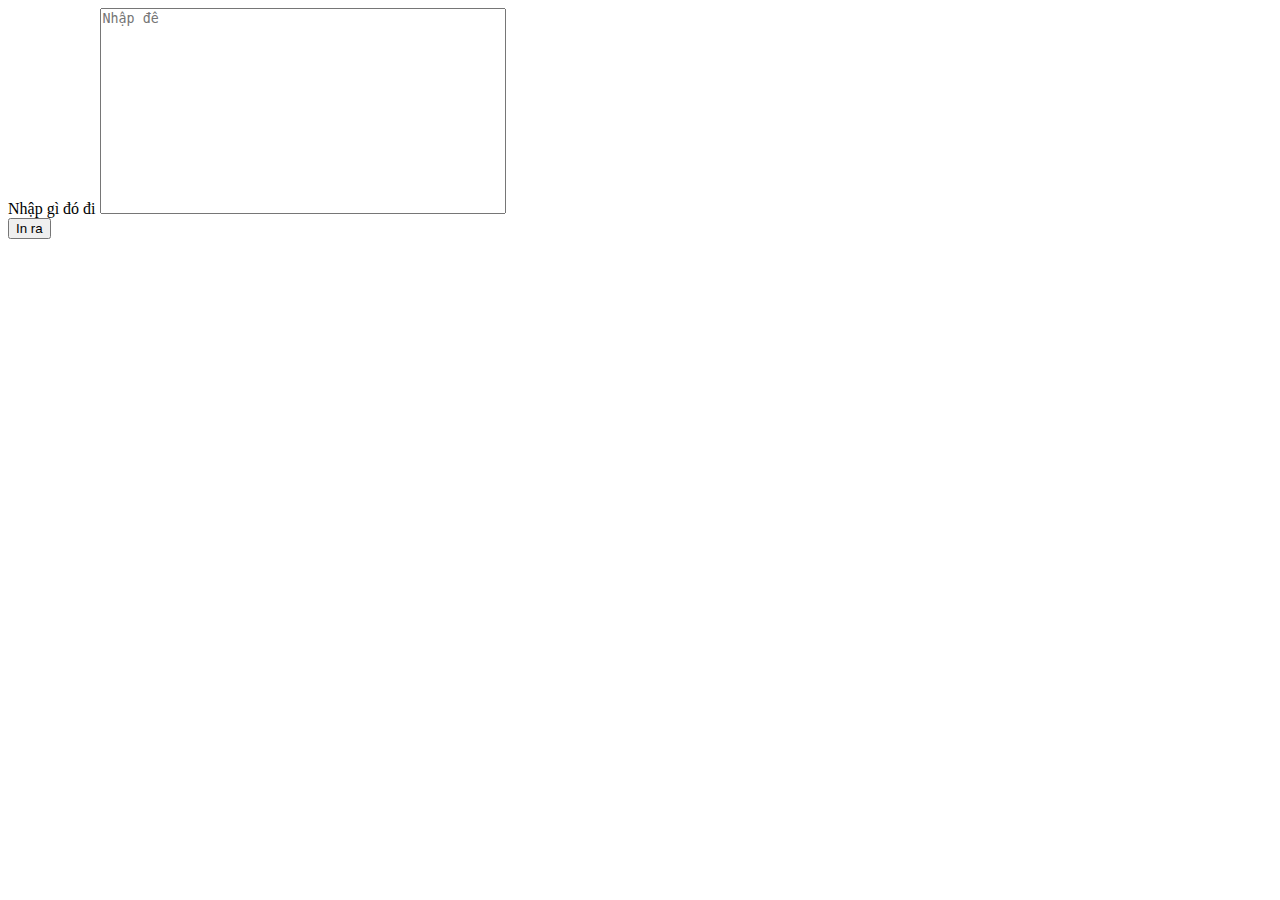
<file: task3/index.html>
<!DOCTYPE html>
<html lang="en">
<head>
    <meta charset="UTF-8">
    <meta name="viewport" content="width=device-width, initial-scale=1.0">
    <script src="https://ajax.googleapis.com/ajax/libs/jquery/3.7.1/jquery.min.js"></script>
    <title>Document</title>
</head>
<body>
    <form>
        <label>Nhập gì đó đi</label>
        <textarea name="sometext" placeholder="Nhập đê" style="resize: none;height: 200px;width: 400px;"></textarea><br>
        <input type="submit" name="submit" value="In ra">
    </form>
    <p></p>
    <script src="1.js"></script>
</body>
</html>
</file>
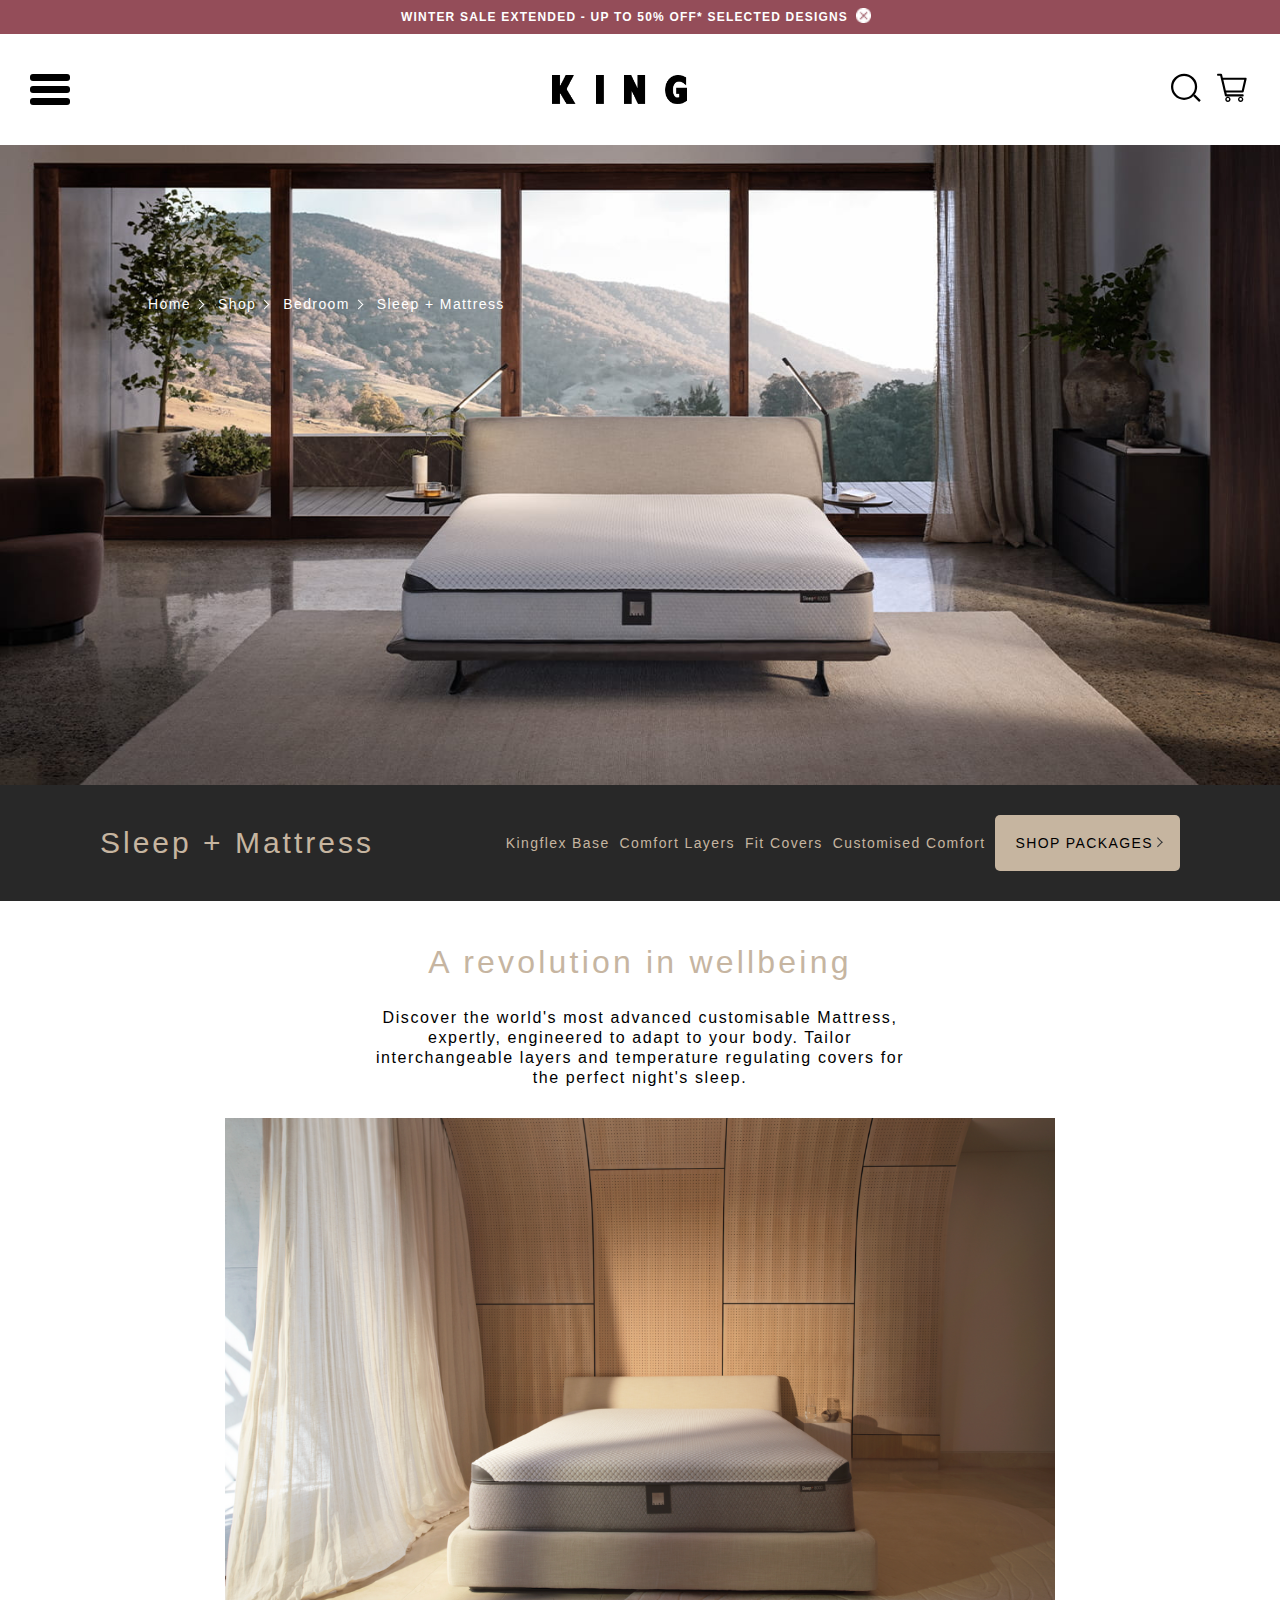
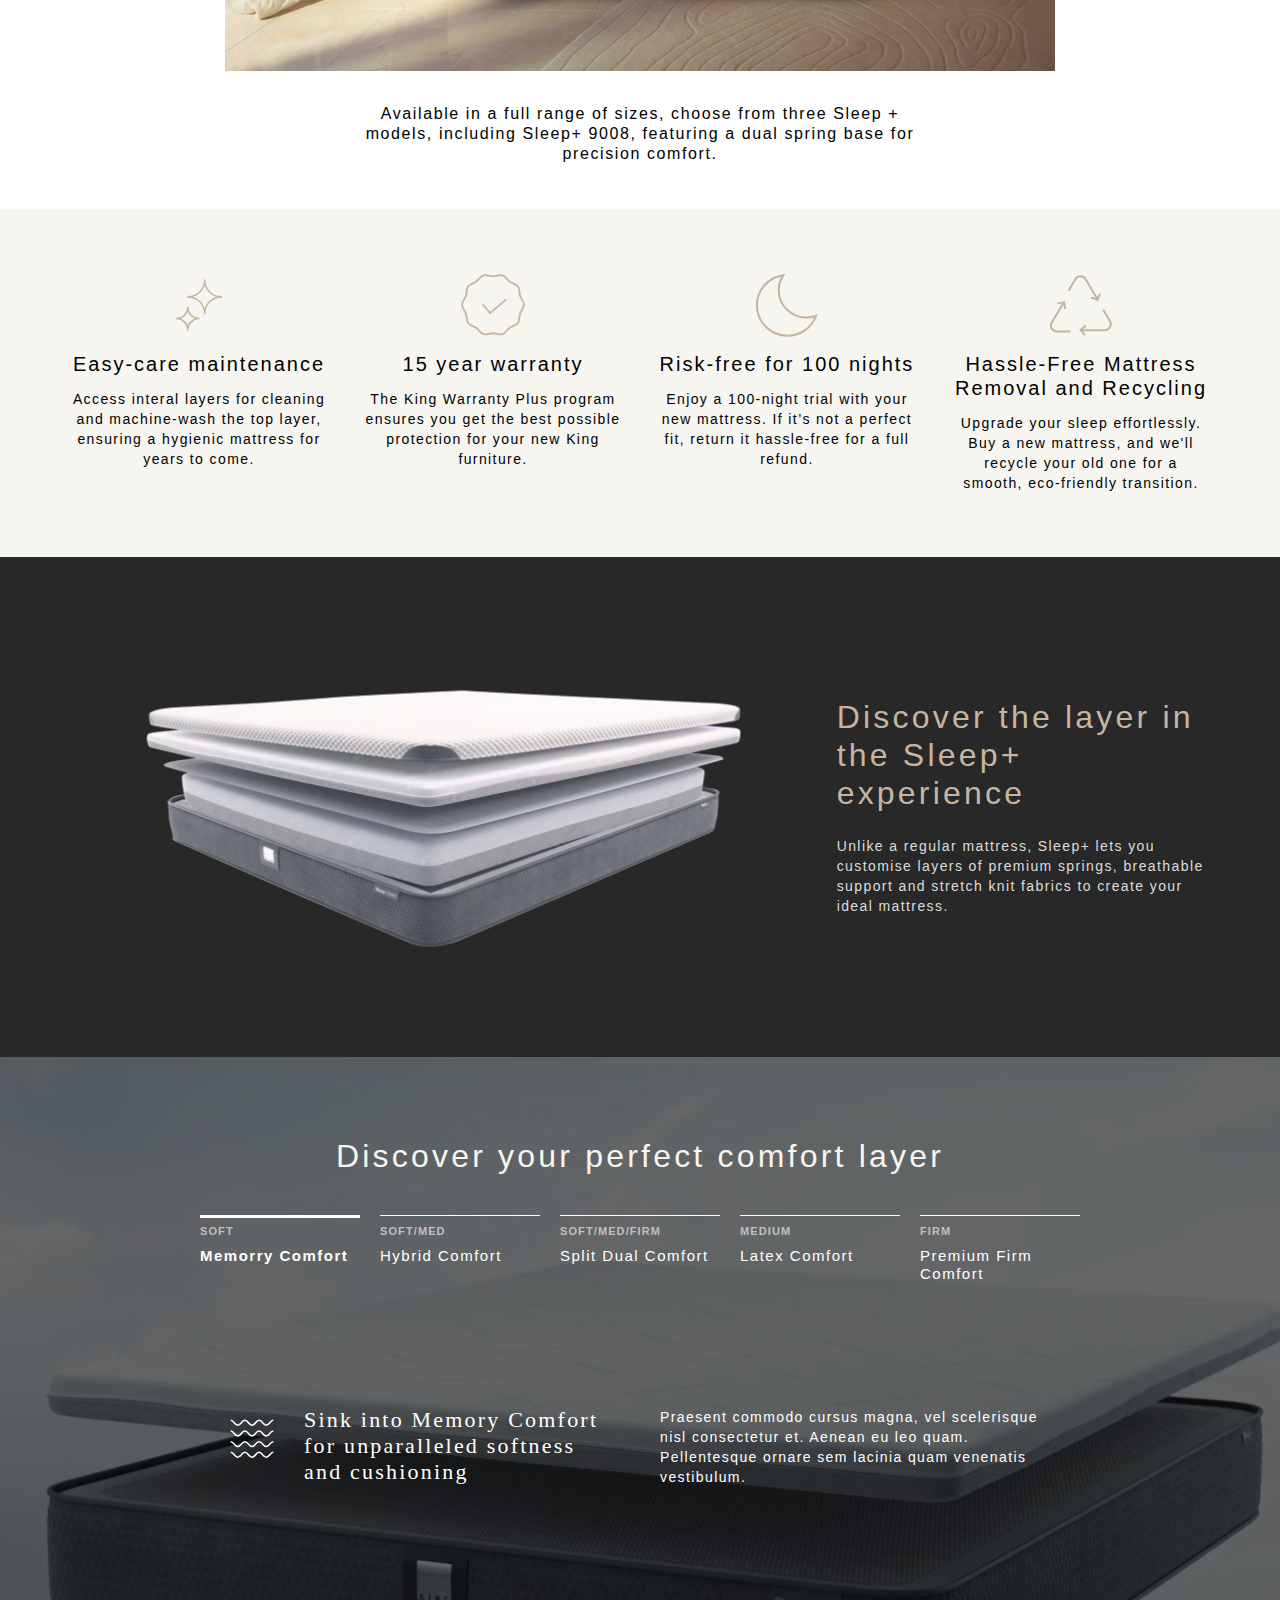
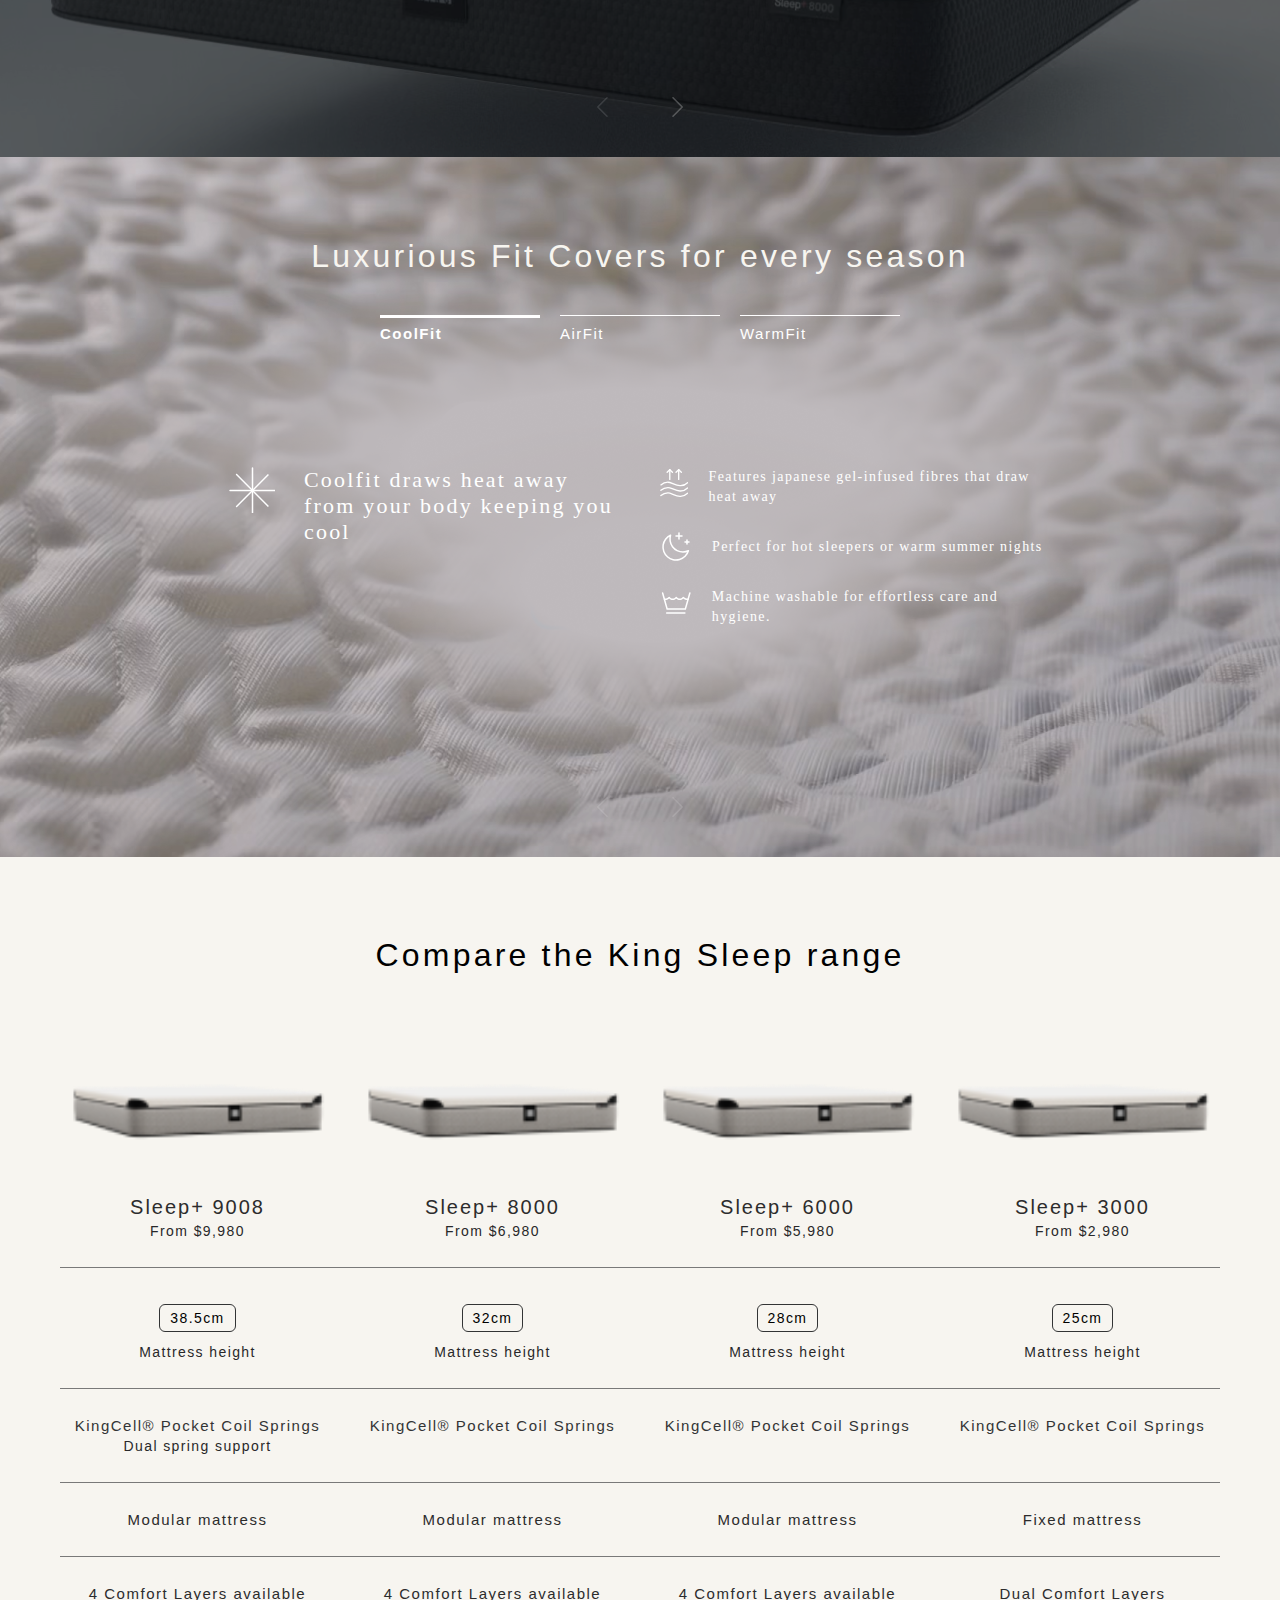
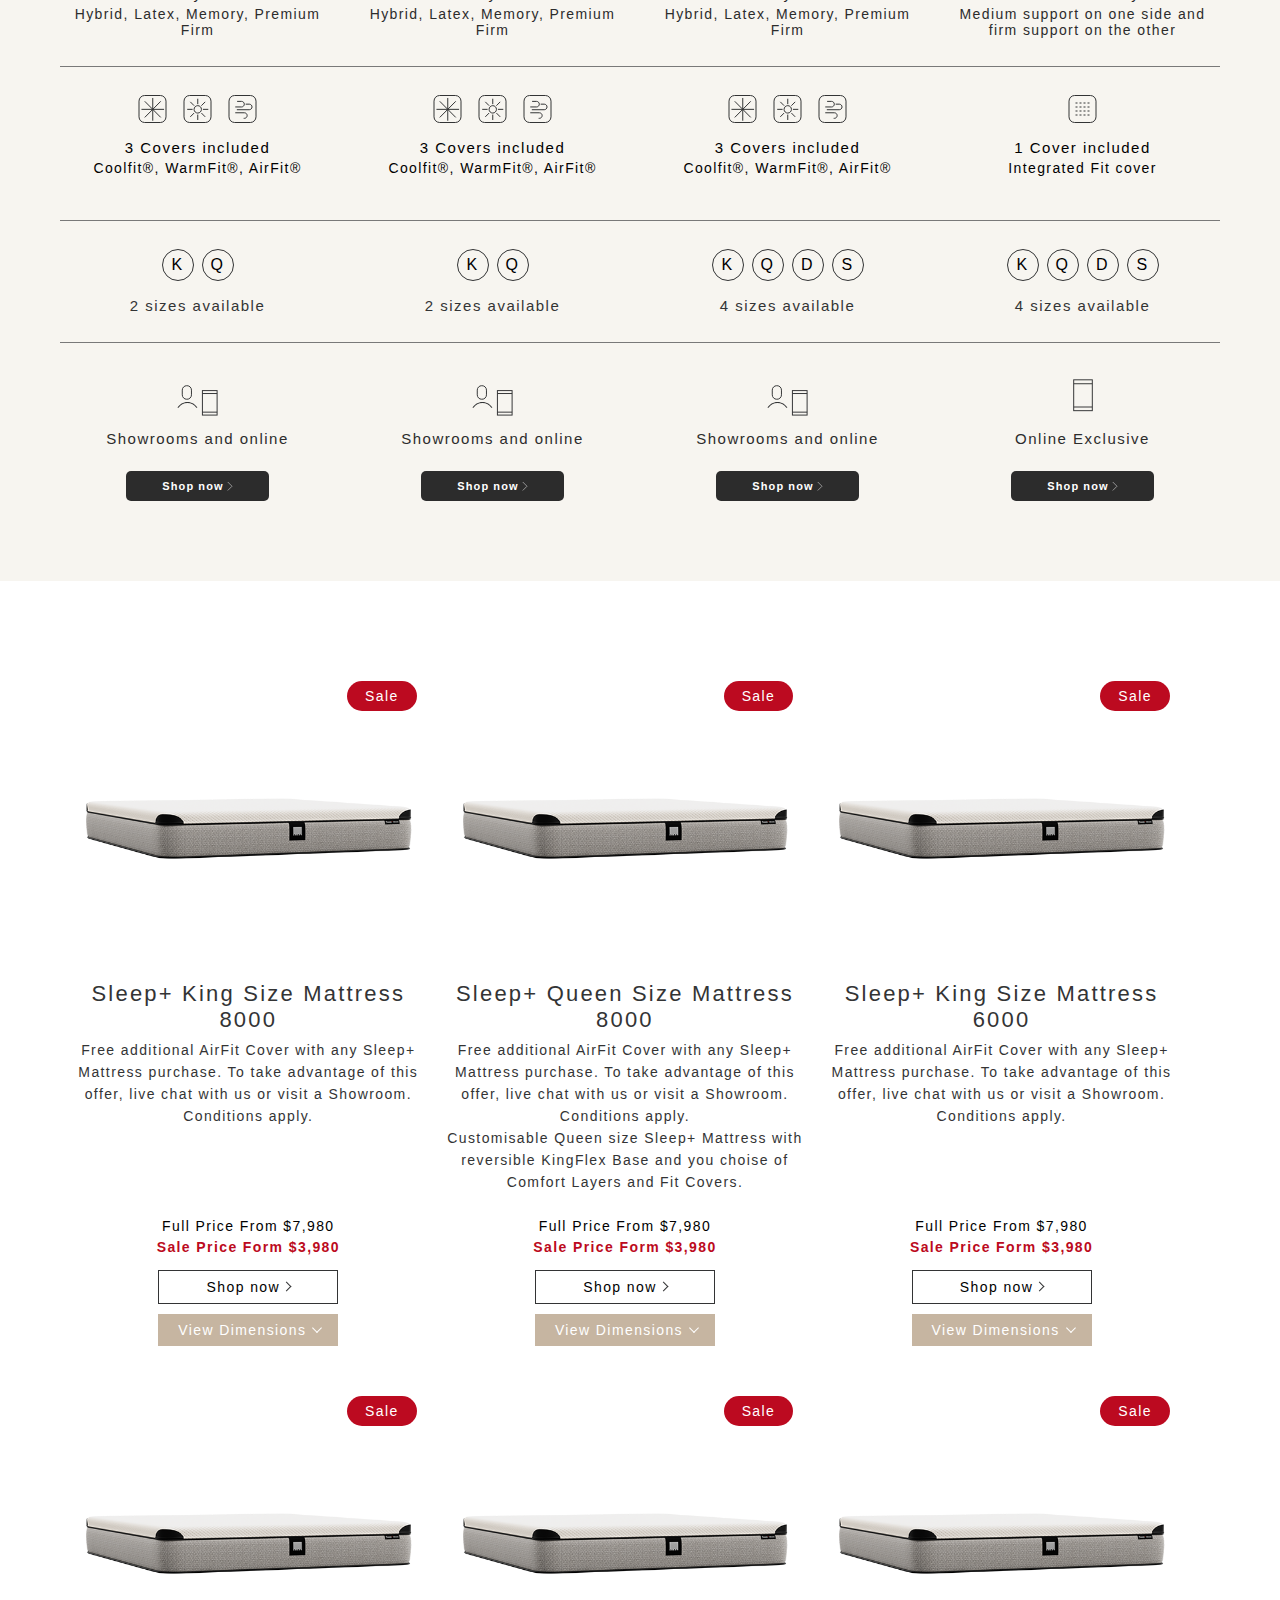
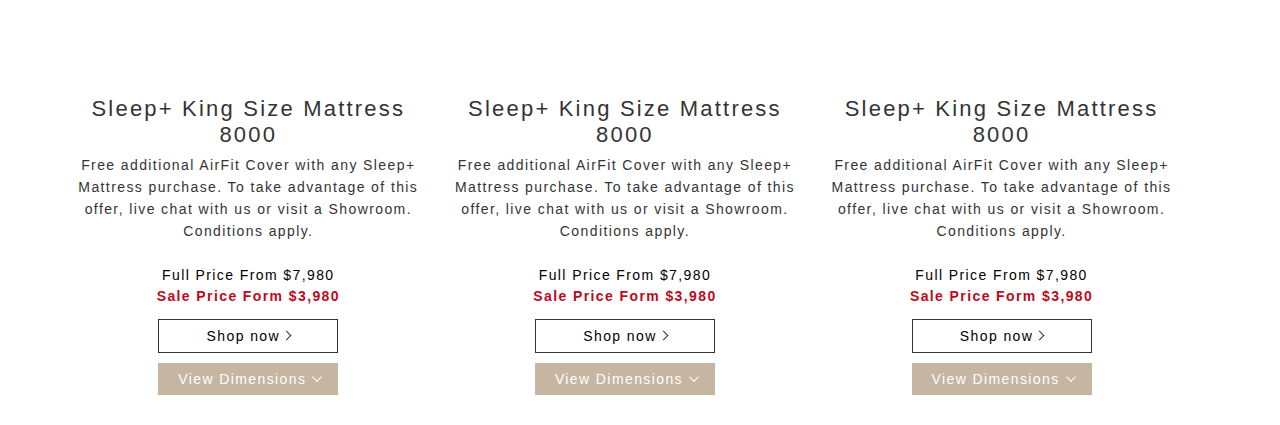
<file: task7/index.html>
<!DOCTYPE html>
<html lang="en">

<head>
    <meta charset="UTF-8">
    <meta name="viewport" content="width=device-width, initial-scale=1.0">
    <link href="https://cdnjs.cloudflare.com/ajax/libs/font-awesome/6.5.1/css/all.min.css" rel="stylesheet">
    <link rel="stylesheet" type="text/css" href="less/index.css">
    <script src="https://ajax.googleapis.com/ajax/libs/jquery/3.7.1/jquery.min.js"></script>
    <title>Document</title>
</head>

<body>
    <div class="container">
        <div class="banner">
            <p class="banner-content"><a>Winter Sale Extended - Up To 50% Off* Selected Designs</a></p>
            <div class="banner-close"><img src="img/header/banner-close.png"></div>
        </div>
        <div class="header">
            <div class="menu-bar">
                <div class="bar"></div>
                <div class="bar"></div>
                <div class="bar"></div>
            </div>
            <div class="header-logo">
                <img src="img/header/logo.png" />
            </div>
            <div class="header-link">
                <ul class="header-link-items">
                    <li class="header-link-item">
                        <a href="#">Sofas</a>
                    </li>
                    <li class="header-link-item">
                        <a href="#">Living</a>
                    </li>
                    <li class="header-link-item">
                        <a href="#">Dining</a>
                    </li>
                    <li class="header-link-item">
                        <a href="#">Bedroom</a>
                    </li>
                    <li class="header-link-item">
                        <a href="#">Outdoor</a>
                    </li>
                    <li class="header-link-item">
                        <a href="#">Home Office</a>
                    </li>
                    <li class="header-link-item">
                        <a href="#">Rugs</a>
                    </li>
                    <li class="header-link-item">
                        <a href="#">Lighting</a>
                    </li>
                    <li class="header-link-item">
                        <a href="#">In Stock</a>
                    </li>
                    <li class="header-link-item header-sales">
                        <a href="#">Sale & Offers</a>
                    </li>
                </ul>

            </div>
            <div class="header-button">
                <div class="header-button-items">
                    <div class="header-button-item">
                        <svg xmlns="http://www.w3.org/2000/svg" width="20" height="19" viewBox="0 0 20 19" fill="none">
                            <circle cx="8.71906" cy="8.71906" r="7.96906" stroke="black" stroke-width="1.5" />
                            <line x1="15.8142" y1="14.7555" x2="18.7777" y2="17.719" stroke="black" stroke-width="1.5"
                                stroke-linecap="square" />
                        </svg>
                    </div>
                    <div class="header-button-item">
                        <svg xmlns="http://www.w3.org/2000/svg" width="17" height="22" viewBox="0 0 17 22" fill="none">
                            <path
                                d="M8.50609 21.086C8.33749 21.086 8.17923 21.0026 8.08428 20.862L2.08951 11.9737C1.37677 10.8409 1 9.54326 1 8.22306C1 4.24055 4.36471 1 8.5 1C12.6359 1 16 4.24055 16 8.22306C16 9.54021 15.6275 10.8306 14.9227 11.9536L8.92668 20.862C8.83294 21.0026 8.67469 21.086 8.50609 21.086ZM8.5 2.01647C4.9253 2.01647 2.01647 4.80052 2.01647 8.22306C2.01647 9.35153 2.33603 10.4563 2.94165 11.4192L8.50487 19.6666L14.0717 11.4003C14.6688 10.4471 14.9841 9.34848 14.9841 8.22306C14.9835 4.80052 12.0747 2.01647 8.5 2.01647Z"
                                fill="black" stroke="black" />
                            <path
                                d="M8.50012 11.5647C6.57734 11.5647 5.01367 10.054 5.01367 8.19576C5.01367 6.33871 6.57734 4.82739 8.50012 4.82739C10.4229 4.82739 11.9872 6.33871 11.9872 8.19576C11.9872 10.054 10.4223 11.5647 8.50012 11.5647ZM8.50012 5.84387C7.13853 5.84387 6.03075 6.8993 6.03075 8.19576C6.03075 9.49222 7.13853 10.5483 8.50012 10.5483C9.86171 10.5483 10.9701 9.49283 10.9701 8.19576C10.9701 6.8993 9.8611 5.84387 8.50012 5.84387Z"
                                fill="black" stroke="black" width-stroke="0.5" />
                        </svg>
                    </div>
                    <div class="header-button-item">
                        <svg xmlns="http://www.w3.org/2000/svg" width="19" height="19" viewBox="0 0 19 19" fill="none">
                            <path
                                d="M16.2175 12.2825C15.1828 11.2478 13.9512 10.4818 12.6075 10.0181C14.0467 9.02689 14.9922 7.36799 14.9922 5.49219C14.9922 2.4638 12.5284 0 9.5 0C6.47162 0 4.00781 2.4638 4.00781 5.49219C4.00781 7.36799 4.95332 9.02689 6.39253 10.0181C5.0488 10.4818 3.81722 11.2478 2.7825 12.2825C0.988186 14.0768 0 16.4625 0 19H1.48438C1.48438 14.5802 5.08016 10.9844 9.5 10.9844C13.9198 10.9844 17.5156 14.5802 17.5156 19H19C19 16.4625 18.0118 14.0768 16.2175 12.2825ZM9.5 9.5C7.2901 9.5 5.49219 7.70213 5.49219 5.49219C5.49219 3.28225 7.2901 1.48438 9.5 1.48438C11.7099 1.48438 13.5078 3.28225 13.5078 5.49219C13.5078 7.70213 11.7099 9.5 9.5 9.5Z"
                                fill="black" />
                        </svg>
                    </div>
                    <div class="header-button-item">
                        <svg xmlns="http://www.w3.org/2000/svg" width="21" height="20" viewBox="0 0 21 20" fill="none">
                            <path fill-rule="evenodd" clip-rule="evenodd"
                                d="M0 0.75C0 0.335786 0.335786 0 0.75 0H2.8125C3.1598 0 3.46166 0.238434 3.5421 0.576285L4.05966 2.75H20C20.2286 2.75 20.4446 2.85422 20.5869 3.03309C20.7292 3.21195 20.7822 3.44594 20.7308 3.66864L18.6683 12.6061C18.5898 12.9464 18.2867 13.1875 17.9375 13.1875H6.54478L6.84239 14.4375H17.9375C18.3517 14.4375 18.6875 14.7733 18.6875 15.1875C18.6875 15.6017 18.3517 15.9375 17.9375 15.9375H6.25C5.9027 15.9375 5.60084 15.6991 5.5204 15.3612L4.91403 12.8145C4.87702 12.7508 4.84895 12.6809 4.83171 12.6061L3.80104 8.13992L2.22011 1.5H0.75C0.335786 1.5 0 1.16421 0 0.75ZM6.18763 11.6875H17.3409L19.0572 4.25H4.44279L5.26146 7.79757L6.18763 11.6875ZM16.5625 17.0625C16.0793 17.0625 15.6875 17.4543 15.6875 17.9375C15.6875 18.4207 16.0793 18.8125 16.5625 18.8125C17.0457 18.8125 17.4375 18.4207 17.4375 17.9375C17.4375 17.4543 17.0457 17.0625 16.5625 17.0625ZM14.6875 17.9375C14.6875 16.902 15.527 16.0625 16.5625 16.0625C17.598 16.0625 18.4375 16.902 18.4375 17.9375C18.4375 18.973 17.598 19.8125 16.5625 19.8125C15.527 19.8125 14.6875 18.973 14.6875 17.9375ZM6.75 17.9375C6.75 17.4543 7.14175 17.0625 7.625 17.0625C8.10825 17.0625 8.5 17.4543 8.5 17.9375C8.5 18.4207 8.10825 18.8125 7.625 18.8125C7.14175 18.8125 6.75 18.4207 6.75 17.9375ZM7.625 16.0625C6.58947 16.0625 5.75 16.902 5.75 17.9375C5.75 18.973 6.58947 19.8125 7.625 19.8125C8.66053 19.8125 9.5 18.973 9.5 17.9375C9.5 16.902 8.66053 16.0625 7.625 16.0625Z"
                                fill="black" />
                        </svg>
                    </div>
                </div>
            </div>
        </div>

        <div class="header-bottom">
            <nav class="header-bottom-link">
                <a href="#">Home</a>
                <a href="#">Shop</a>
                <a class="pagebefore" href="#">Bedroom</a>
                <a href="#">Sleep + Mattress</a>
            </nav>
            <img class="header-bottom-img" src="img/header-bottom/header-bottom-img.jpg">
            <div class="header-bottom-footer">
                <div class="header-bottom-title">
                    <a href="#">Sleep + Mattress</a>
                </div>
                <ul class="header-bottom-items">
                    <li><a href="#">Kingflex Base</a></li>
                    <li><a href="#">Comfort Layers</a></li>
                    <li><a href="#">Fit Covers</a></li>
                    <li><a href="#">Customised Comfort</a></li>
                    <li class="btn"><a href="#">SHOP PACKAGES</a>
                    </li>
                </ul>
            </div>
        </div>
        <div class="wellbeing">
            <div class="wellbeing-top">
                <div class="wellbeing-title">
                    A revolution in wellbeing
                </div>
                <div class="wellbeing-content">
                    Discover the world's most advanced customisable Mattress, expertly, engineered to adapt to your
                    body. Tailor interchangeable layers and temperature regulating covers for the perfect night's sleep.
                </div>
            </div>
            <img src="img/wellbeing-img.png">
            <div class="wellbeing-bottom">
                <div class="wellbeing-content">
                    Available in a full range of sizes, choose from three Sleep + models, including
                    Sleep+ 9008, featuring a dual spring base for precision comfort.
                </div>
            </div>
        </div>
        <div class="features">
            <div class="features-container">
                <div class="features-items">
                    <div class="features-item">
                        <div class="features-icon">
                            <svg width="64" height="64" viewBox="0 0 64 64" fill="none"
                                xmlns="http://www.w3.org/2000/svg">
                                <path
                                    d="M37.7427 40.5921H37.665C37.665 31.3918 30.2081 23.9349 21.0078 23.9349V23.8571C30.2081 23.8571 37.665 16.4003 37.665 7.19995H37.7427C37.7427 16.4003 45.1996 23.8571 54.3999 23.8571V23.9349C45.1996 23.9349 37.7427 31.3918 37.7427 40.5921Z"
                                    stroke="#C6B5A1" stroke-width="1.5" stroke-miterlimit="10" />
                                <path
                                    d="M20.7567 56.7139H20.7049C20.7049 50.5804 15.7336 45.6091 9.6001 45.6091V45.5573C15.7336 45.5573 20.7049 40.5861 20.7049 34.4525H20.7567C20.7567 40.5861 25.728 45.5573 31.8615 45.5573V45.6091C25.728 45.6091 20.7567 50.5804 20.7567 56.7139Z"
                                    stroke="#C6B5A1" stroke-width="1.5" stroke-miterlimit="10" />
                            </svg>
                        </div>
                        <div class="features-item-title">
                            Easy-care maintenance
                        </div>
                        <div class="features-item-content">
                            Access interal layers for cleaning and machine-wash the top layer, ensuring a hygienic
                            mattress for years to come.
                        </div>
                    </div>
                    <div class="features-item">
                        <div class="features-icon">
                            <svg width="53" height="52" viewBox="0 0 53 52" fill="none"
                                xmlns="http://www.w3.org/2000/svg">
                                <path
                                    d="M52.0999 25.7898C52.0999 28.449 49.7621 30.6982 48.9754 33.0914C48.1887 35.4847 48.7095 38.7643 47.2026 40.8362C45.6958 42.9082 42.4715 43.3846 40.3774 44.9025C38.2833 46.4205 36.8873 49.3345 34.4054 50.1322C31.9235 50.93 29.1535 49.412 26.4944 49.412C23.8352 49.412 20.9766 50.9078 18.5833 50.1322C16.1901 49.3566 14.6722 46.3983 12.6113 44.9025C10.5505 43.4068 7.30406 42.9192 5.78612 40.8362C4.26818 38.7532 4.82217 35.5733 4.01334 33.0914C3.20451 30.6095 0.899902 28.449 0.899902 25.7898C0.899902 23.1306 3.23775 20.8814 4.02442 18.4882C4.81109 16.0949 4.29034 12.8153 5.7972 10.7434C7.30406 8.67142 10.5283 8.19498 12.6224 6.67704C14.7165 5.1591 16.1015 2.2451 18.5833 1.43627C21.0652 0.627445 23.8352 2.15647 26.4944 2.15647C29.1535 2.15647 32.0121 0.660685 34.4054 1.43627C36.7986 2.21186 38.3166 5.17018 40.3774 6.66596C42.4383 8.16175 45.6847 8.64926 47.2026 10.7323C48.7206 12.8153 48.1666 15.9952 48.9754 18.4771C49.7842 20.959 52.0999 23.1306 52.0999 25.7787V25.7898Z"
                                    stroke="#C6B5A1" stroke-width="1.5" stroke-miterlimit="10" />
                                <path d="M18.207 25.8121L24.0683 32.6927L36.8877 21.7236" stroke="#C6B5A1"
                                    stroke-width="1.5" stroke-miterlimit="10" stroke-linecap="round" />
                            </svg>
                        </div>
                        <div class="features-item-title">
                            15 year warranty
                        </div>
                        <div class="features-item-content">
                            The King Warranty Plus program ensures you get the best possible protection for your new
                            King furniture.
                        </div>
                    </div>
                    <div class="features-item">
                        <div class="features-icon">
                            <svg width="46" height="47" viewBox="0 0 46 47" fill="none"
                                xmlns="http://www.w3.org/2000/svg">
                                <path
                                    d="M16.9506 12.6482C16.9506 8.56887 18.183 4.7746 20.2731 1.59961C9.33934 3.07406 0.899902 12.4221 0.899902 23.7361C0.899902 36.0724 10.9365 46.079 23.3098 46.079C32.9915 46.079 41.2337 39.9551 44.3689 31.3836C42.1112 32.2486 39.676 32.7499 37.1126 32.7499C25.9816 32.7499 16.9506 23.7558 16.9506 12.6482Z"
                                    stroke="#C6B5A1" stroke-width="1.5" stroke-miterlimit="10" />
                            </svg>
                        </div>
                        <div class="features-item-title">
                            Risk-free for 100 nights
                        </div>
                        <div class="features-item-content">
                            Enjoy a 100-night trial with your new mattress. If it’s not a perfect fit, return it
                            hassle-free for a full refund.
                        </div>
                    </div>
                    <div class="features-item">
                        <div class="features-icon">
                            <svg width="47" height="45" viewBox="0 0 47 45" fill="none"
                                xmlns="http://www.w3.org/2000/svg">
                                <path
                                    d="M35.2849 17.7051L26.9874 3.57636C25.2755 0.675069 21.0132 0.675069 19.3013 3.57636L14.6372 11.5077"
                                    stroke="#C6B5A1" stroke-width="1.5" stroke-miterlimit="10" stroke-linecap="round" />
                                <path d="M31.459 17.1898L35.599 18.7692L37.1537 14.8379" stroke="#C6B5A1"
                                    stroke-width="1.5" stroke-miterlimit="10" stroke-linecap="round" />
                                <path
                                    d="M24.2783 40.9848H40.8908C44.2972 40.9848 46.4283 37.3625 44.7339 34.444L40.0698 26.5127"
                                    stroke="#C6B5A1" stroke-width="1.5" stroke-miterlimit="10" stroke-linecap="round" />
                                <path d="M26.6526 37.9795L23.1938 40.7091L25.8665 44.0052" stroke="#C6B5A1"
                                    stroke-width="1.5" stroke-miterlimit="10" stroke-linecap="round" />
                                <path
                                    d="M10.3187 21.3271L2.0037 35.4559C0.291791 38.3572 2.42294 41.9967 5.84676 41.9967H15.1749"
                                    stroke="#C6B5A1" stroke-width="1.5" stroke-miterlimit="10" stroke-linecap="round" />
                                <path d="M11.7699 24.8471L11.0886 20.5381L6.84375 21.1733" stroke="#C6B5A1"
                                    stroke-width="1.5" stroke-miterlimit="10" stroke-linecap="round" />
                            </svg>
                        </div>
                        <div class="features-item-title">
                            Hassle-Free Mattress Removal and Recycling
                        </div>
                        <div class="features-item-content">
                            Upgrade your sleep effortlessly. Buy a new mattress, and we'll recycle your old one for a
                            smooth, eco-friendly transition.
                        </div>
                    </div>
                </div>
            </div>
        </div>

        <div class="sleep-experience">
            <div class="sleep-experience-container">
                <div class="sleep-experience-img">
                    <img src="img/start_layer.png">
                </div>
                <div class="sleep-experience-content">
                    <div class="sleep-experience-content-title">
                        Discover the layer in the Sleep+ experience
                    </div>
                    <div class="sleep-experience-content-text">
                        Unlike a regular mattress, Sleep+ lets you customise layers of premium springs, breathable
                        support and stretch knit fabrics to create your ideal mattress.
                    </div>
                </div>
                <div class="sleep-experience-content-text-mobile">
                    Unlike a regular mattress, Sleep+ lets you customise layers of premium springs, breathable
                    support and stretch knit fabrics to create your ideal mattress.
                </div>
            </div>
        </div>
        <div class="comfort-layer-section">
            <div class="background-layer">
                <img src="img/BG.png">
            </div>
            <div class="comfort-layer-container">
                <div class="comfort-layer-title">
                    Discover your perfect comfort layer
                </div>
                <div class="layer-tabs">
                    <div class="tab-items">
                        <div class="tab-item active">
                            <div class="tab-line">
                            </div>
                            <div class="tab-category">
                                Soft
                            </div>
                            <div class="tab-name">
                                Memorry Comfort
                            </div>
                        </div>
                        <div class="tab-item">
                            <div class="tab-line">

                            </div>
                            <div class="tab-category">
                                Soft/Med
                            </div>
                            <div class="tab-name">
                                Hybrid Comfort
                            </div>
                        </div>
                        <div class="tab-item">
                            <div class="tab-line">
                            </div>
                            <div class="tab-category">
                                Soft/Med/Firm
                            </div>
                            <div class="tab-name">
                                Split Dual Comfort
                            </div>
                        </div>
                        <div class="tab-item">
                            <div class="tab-line">
                            </div>
                            <div class="tab-category">
                                Medium
                            </div>
                            <div class="tab-name">
                                Latex Comfort
                            </div>
                        </div>
                        <div class="tab-item">
                            <div class="tab-line">

                            </div>
                            <div class="tab-category">
                                Firm
                            </div>
                            <div class="tab-name">
                                Premium Firm Comfort
                            </div>
                        </div>
                    </div>
                    <div class="layer-details">
                        <div class="details-container">
                            <div class="details-header">
                                <svg width="64" height="64" viewBox="0 0 64 64" fill="none"
                                    xmlns="http://www.w3.org/2000/svg">
                                    <path
                                        d="M53.3335 24C49.7781 24 49.7781 28.8809 46.2228 28.8809C42.6674 28.8809 42.6674 24 39.1121 24C35.5567 24 35.5567 28.8809 32.0014 28.8809C28.446 28.8809 28.446 24 24.8906 24C21.3353 24 21.3353 28.8809 17.7791 28.8809C14.223 28.8809 14.2238 24 10.6676 24"
                                        stroke="white" stroke-width="1.5" stroke-miterlimit="10" />
                                    <path
                                        d="M53.3335 34.667C49.7781 34.667 49.7781 39.5479 46.2228 39.5479C42.6674 39.5479 42.6674 34.667 39.1121 34.667C35.5567 34.667 35.5567 39.5479 32.0014 39.5479C28.446 39.5479 28.446 34.667 24.8906 34.667C21.3353 34.667 21.3353 39.5479 17.7791 39.5479C14.223 39.5479 14.2238 34.667 10.6676 34.667"
                                        stroke="white" stroke-width="1.5" stroke-miterlimit="10" />
                                    <path
                                        d="M53.3335 45.333C49.7781 45.333 49.7781 50.2139 46.2228 50.2139C42.6674 50.2139 42.6674 45.333 39.1121 45.333C35.5567 45.333 35.5567 50.2139 32.0014 50.2139C28.446 50.2139 28.446 45.333 24.8906 45.333C21.3353 45.333 21.3353 50.2139 17.7791 50.2139C14.223 50.2139 14.2238 45.333 10.6676 45.333"
                                        stroke="white" stroke-width="1.5" stroke-miterlimit="10" />
                                    <path
                                        d="M53.3335 13.333C49.7781 13.333 49.7781 18.2139 46.2228 18.2139C42.6674 18.2139 42.6674 13.333 39.1113 13.333C35.5551 13.333 35.5559 18.2139 32.0006 18.2139C28.4452 18.2139 28.4452 13.333 24.8898 13.333C21.3345 13.333 21.3345 18.2139 17.7783 18.2139C14.2222 18.2139 14.2222 13.333 10.6668 13.333"
                                        stroke="white" stroke-width="1.5" stroke-miterlimit="10" />
                                </svg>
                                <div class="details-header-content ">
                                    Sink into Memory Comfort for unparalleled softness and cushioning
                                </div>
                            </div>
                            <div class="details-content">
                                Praesent commodo cursus magna, vel scelerisque nisl consectetur et. Aenean eu leo quam.
                                Pellentesque ornare sem lacinia quam venenatis vestibulum.
                            </div>
                        </div>
                    </div>
                    <div class="layer-navigation">
                        <div class="nav-left"><svg width="11" height="20" viewBox="0 0 11 20" fill="none"
                                xmlns="http://www.w3.org/2000/svg">
                                <path fill-rule="evenodd" clip-rule="evenodd"
                                    d="M10.5445 19.774C10.4731 19.8457 10.3882 19.9025 10.2948 19.9413C10.2013 19.98 10.1012 20 9.99999 20C9.89882 20 9.79865 19.98 9.70521 19.9413C9.61176 19.9025 9.52689 19.8457 9.45544 19.774L0.225757 10.5443C0.15413 10.4729 0.0973014 10.388 0.0585269 10.2946C0.0197524 10.2011 -0.000206082 10.101 -0.000206073 9.9998C-0.000206064 9.89863 0.0197524 9.79845 0.0585269 9.70501C0.0973014 9.61157 0.15413 9.52669 0.225757 9.45525L9.45544 0.225561C9.59987 0.0811366 9.79575 -8.52164e-08 9.99999 -6.73606e-08C10.2042 -4.95048e-08 10.4001 0.0811367 10.5445 0.225561C10.689 0.369984 10.7701 0.565865 10.7701 0.770111C10.7701 0.974358 10.689 1.17024 10.5445 1.31466L1.85787 9.9998L10.5445 18.6849C10.6162 18.7564 10.673 18.8413 10.7118 18.9347C10.7505 19.0281 10.7705 19.1283 10.7705 19.2295C10.7705 19.3307 10.7505 19.4308 10.7118 19.5243C10.673 19.6177 10.6162 19.7026 10.5445 19.774Z"
                                    fill="white" fill-opacity="0.5" />
                            </svg>
                        </div>
                        <div class="nav-right enable"><svg width="11" height="20" viewBox="0 0 11 20" fill="none"
                                xmlns="http://www.w3.org/2000/svg">
                                <path fill-rule="evenodd" clip-rule="evenodd"
                                    d="M10.5445 19.774C10.4731 19.8457 10.3882 19.9025 10.2948 19.9413C10.2013 19.98 10.1012 20 9.99999 20C9.89882 20 9.79865 19.98 9.70521 19.9413C9.61176 19.9025 9.52689 19.8457 9.45544 19.774L0.225757 10.5443C0.15413 10.4729 0.0973014 10.388 0.0585269 10.2946C0.0197524 10.2011 -0.000206082 10.101 -0.000206073 9.9998C-0.000206064 9.89863 0.0197524 9.79845 0.0585269 9.70501C0.0973014 9.61157 0.15413 9.52669 0.225757 9.45525L9.45544 0.225561C9.59987 0.0811366 9.79575 -8.52164e-08 9.99999 -6.73606e-08C10.2042 -4.95048e-08 10.4001 0.0811367 10.5445 0.225561C10.689 0.369984 10.7701 0.565865 10.7701 0.770111C10.7701 0.974358 10.689 1.17024 10.5445 1.31466L1.85787 9.9998L10.5445 18.6849C10.6162 18.7564 10.673 18.8413 10.7118 18.9347C10.7505 19.0281 10.7705 19.1283 10.7705 19.2295C10.7705 19.3307 10.7505 19.4308 10.7118 19.5243C10.673 19.6177 10.6162 19.7026 10.5445 19.774Z"
                                    fill="white" fill-opacity="0.5" />
                            </svg>

                        </div>
                    </div>
                </div>
            </div>
        </div>
        <div class="comfort-layer-section">
            <div class="background-layer">
                <img src="img/Background.png">
            </div>
            <div class="comfort-layer-container">
                <div class="comfort-layer-title">
                    Luxurious Fit Covers for every season
                </div>
                <div class="layer-tabs">
                    <div class="tab-items">
                        <div class="tab-item active">
                            <div class="tab-line">
                            </div>
                            <div class="tab-name">
                                CoolFit
                            </div>
                        </div>
                        <div class="tab-item">
                            <div class="tab-line">

                            </div>
                            <div class="tab-name">
                                AirFit
                            </div>
                        </div>
                        <div class="tab-item">
                            <div class="tab-line">
                            </div>
                            <div class="tab-name">
                                WarmFit
                            </div>
                        </div>
                    </div>
                    <div class="layer-details">
                        <div class="details-container">
                            <div class="details-header">
                                <svg width="46" height="46" viewBox="0 0 46 46" fill="none"
                                    xmlns="http://www.w3.org/2000/svg">
                                    <path
                                        d="M24.25 1C24.25 0.585786 23.9142 0.25 23.5 0.25C23.0858 0.25 22.75 0.585786 22.75 1H24.25ZM22.75 1V46H24.25V1H22.75Z"
                                        fill="white" />
                                    <path
                                        d="M1 22.75C0.585786 22.75 0.25 23.0858 0.25 23.5C0.25 23.9142 0.585786 24.25 1 24.25V22.75ZM46 22.75H1V24.25H46V22.75Z"
                                        fill="white" />
                                    <path
                                        d="M7.05561 38.88C6.76271 39.1729 6.76271 39.6478 7.05561 39.9407C7.3485 40.2336 7.82337 40.2336 8.11627 39.9407L7.05561 38.88ZM38.8781 7.05756L7.05561 38.88L8.11627 39.9407L39.9388 8.11822L38.8781 7.05756Z"
                                        fill="white" />
                                    <path
                                        d="M8.11627 7.05756C7.82337 6.76467 7.3485 6.76467 7.05561 7.05756C6.76271 7.35045 6.76271 7.82533 7.05561 8.11822L8.11627 7.05756ZM39.9388 38.88L8.11627 7.05756L7.05561 8.11822L38.8781 39.9407L39.9388 38.88Z"
                                        fill="white" />
                                </svg>

                                <div class="details-header-content details-header-weather">
                                    Coolfit draws heat away from your body keeping you cool
                                </div>
                            </div>
                            <div class="details-content">
                                <div class="details-content-items">
                                    <div class="details-content-item">
                                        <svg width="32" height="32" viewBox="0 0 32 32" fill="none"
                                            xmlns="http://www.w3.org/2000/svg">
                                            <g clip-path="url(#clip0_2649_1180)">
                                                <path d="M21 12V1" stroke="white" stroke-width="1.5"
                                                    stroke-linecap="round" stroke-linejoin="round" />
                                                <path d="M21 1L24 4" stroke="white" stroke-width="1.5"
                                                    stroke-linecap="round" stroke-linejoin="round" />
                                                <path d="M21 1L18 4" stroke="white" stroke-width="1.5"
                                                    stroke-linecap="round" stroke-linejoin="round" />
                                                <path d="M11 12V1" stroke="white" stroke-width="1.5"
                                                    stroke-linecap="round" stroke-linejoin="round" />
                                                <path d="M11 1L14 4" stroke="white" stroke-width="1.5"
                                                    stroke-linecap="round" stroke-linejoin="round" />
                                                <path d="M11 1L8 4" stroke="white" stroke-width="1.5"
                                                    stroke-linecap="round" stroke-linejoin="round" />
                                                <path
                                                    d="M1 24.1096C3.20719 22.1601 6.05521 21.0921 9 21.1096C14 21.1096 23 29.5536 31 21.5536"
                                                    stroke="white" stroke-width="1.5" stroke-linecap="round"
                                                    stroke-linejoin="round" />
                                                <path
                                                    d="M1 18.1096C3.20719 16.1601 6.05521 15.0921 9 15.1096C14 15.1096 23 23.5536 31 15.5536"
                                                    stroke="white" stroke-width="1.5" stroke-linecap="round"
                                                    stroke-linejoin="round" />
                                                <path
                                                    d="M1 30.1096C3.20719 28.1601 6.05521 27.0921 9 27.1096C14 27.1096 23 35.5536 31 27.5536"
                                                    stroke="white" stroke-width="1.5" stroke-linecap="round"
                                                    stroke-linejoin="round" />
                                            </g>
                                            <defs>
                                                <clipPath id="clip0_2649_1180">
                                                    <rect width="32" height="32" fill="white" />
                                                </clipPath>
                                            </defs>
                                        </svg>

                                        <div class="details-item-description">
                                            Features japanese gel-infused fibres that draw heat away
                                        </div>
                                    </div>
                                    <div class="details-content-item">
                                        <svg width="32" height="32" viewBox="0 0 32 32" fill="none"
                                            xmlns="http://www.w3.org/2000/svg">
                                            <path
                                                d="M22.9806 20.9998C20.9485 20.9994 18.9449 20.5227 17.1304 19.608C15.3158 18.6932 13.741 17.366 12.5321 15.7327C11.3232 14.0993 10.5139 12.2054 10.1692 10.2028C9.82455 8.2002 9.95401 6.14469 10.5472 4.20117C8.57812 5.1088 6.86741 6.49473 5.57096 8.23268C4.27452 9.97063 3.43356 12.0054 3.1247 14.1515C2.81585 16.2976 3.04891 18.4869 3.80266 20.5199C4.55641 22.5529 5.80689 24.365 7.44016 25.7911C9.07343 27.2171 11.0376 28.2118 13.1537 28.6846C15.2697 29.1573 17.4705 29.093 19.5553 28.4976C21.6402 27.9022 23.543 26.7946 25.0902 25.2756C26.6375 23.7567 27.7801 21.8747 28.4139 19.8012C26.7114 20.5906 24.8573 20.9997 22.9806 20.9998Z"
                                                stroke="white" stroke-width="1.5" stroke-linecap="round"
                                                stroke-linejoin="round" />
                                            <path d="M15.9766 5H21.9766" stroke="white" stroke-width="1.5"
                                                stroke-linecap="round" stroke-linejoin="round" />
                                            <path d="M18.9766 2V8" stroke="white" stroke-width="1.5"
                                                stroke-linecap="round" stroke-linejoin="round" />
                                            <path d="M24.9766 11H28.9766" stroke="white" stroke-width="1.5"
                                                stroke-linecap="round" stroke-linejoin="round" />
                                            <path d="M26.9766 9V13" stroke="white" stroke-width="1.5"
                                                stroke-linecap="round" stroke-linejoin="round" />
                                        </svg>

                                        <div class="details-item-description">
                                            Perfect for hot sleepers or warm summer nights
                                        </div>
                                    </div>
                                    <div class="details-content-item">
                                        <svg width="32" height="32" viewBox="0 0 32 32" fill="none"
                                            xmlns="http://www.w3.org/2000/svg">
                                            <path d="M6.70312 26H25.0365" stroke="white" stroke-width="1.5"
                                                stroke-linecap="round" />
                                            <path
                                                d="M4.48438 12.247C5.34238 12.3681 6.21327 12.2692 7.03346 11.9575C7.85365 11.6458 8.60243 11.1291 9.22512 10.4453C9.67425 11.0125 10.2228 11.4659 10.8352 11.7763C11.4477 12.0866 12.1105 12.247 12.7807 12.247C13.4509 12.247 14.1137 12.0866 14.7261 11.7763C15.3386 11.4659 15.8871 11.0125 16.3362 10.4453C16.7854 11.0125 17.3339 11.4659 17.9463 11.7763C18.5588 12.0866 19.2216 12.247 19.8918 12.247C20.562 12.247 21.2248 12.0866 21.8372 11.7763C22.4497 11.4659 22.9982 11.0125 23.4473 10.4453C24.07 11.1291 24.8188 11.6458 25.639 11.9575C26.4592 12.2692 27.3301 12.3681 28.1881 12.247"
                                                stroke="white" stroke-width="1.5" stroke-linecap="round"
                                                stroke-linejoin="round" />
                                            <path d="M2.63281 6L7.16985 21.9259H25.5032L30.0402 6" stroke="white"
                                                stroke-width="1.5" stroke-linecap="round" />
                                        </svg>

                                        <div class="details-item-description">
                                            Machine washable for effortless care and hygiene.
                                        </div>
                                    </div>
                                </div>
                            </div>
                        </div>
                    </div>
                    <div class="layer-navigation">
                        <div class="nav-left"><svg width="11" height="20" viewBox="0 0 11 20" fill="none"
                                xmlns="http://www.w3.org/2000/svg">
                                <path fill-rule="evenodd" clip-rule="evenodd"
                                    d="M10.5445 19.774C10.4731 19.8457 10.3882 19.9025 10.2948 19.9413C10.2013 19.98 10.1012 20 9.99999 20C9.89882 20 9.79865 19.98 9.70521 19.9413C9.61176 19.9025 9.52689 19.8457 9.45544 19.774L0.225757 10.5443C0.15413 10.4729 0.0973014 10.388 0.0585269 10.2946C0.0197524 10.2011 -0.000206082 10.101 -0.000206073 9.9998C-0.000206064 9.89863 0.0197524 9.79845 0.0585269 9.70501C0.0973014 9.61157 0.15413 9.52669 0.225757 9.45525L9.45544 0.225561C9.59987 0.0811366 9.79575 -8.52164e-08 9.99999 -6.73606e-08C10.2042 -4.95048e-08 10.4001 0.0811367 10.5445 0.225561C10.689 0.369984 10.7701 0.565865 10.7701 0.770111C10.7701 0.974358 10.689 1.17024 10.5445 1.31466L1.85787 9.9998L10.5445 18.6849C10.6162 18.7564 10.673 18.8413 10.7118 18.9347C10.7505 19.0281 10.7705 19.1283 10.7705 19.2295C10.7705 19.3307 10.7505 19.4308 10.7118 19.5243C10.673 19.6177 10.6162 19.7026 10.5445 19.774Z"
                                    fill="white" fill-opacity="0.5" />
                            </svg>
                        </div>
                        <div class="nav-right"><svg width="11" height="20" viewBox="0 0 11 20" fill="none"
                                xmlns="http://www.w3.org/2000/svg">
                                <path fill-rule="evenodd" clip-rule="evenodd"
                                    d="M10.5445 19.774C10.4731 19.8457 10.3882 19.9025 10.2948 19.9413C10.2013 19.98 10.1012 20 9.99999 20C9.89882 20 9.79865 19.98 9.70521 19.9413C9.61176 19.9025 9.52689 19.8457 9.45544 19.774L0.225757 10.5443C0.15413 10.4729 0.0973014 10.388 0.0585269 10.2946C0.0197524 10.2011 -0.000206082 10.101 -0.000206073 9.9998C-0.000206064 9.89863 0.0197524 9.79845 0.0585269 9.70501C0.0973014 9.61157 0.15413 9.52669 0.225757 9.45525L9.45544 0.225561C9.59987 0.0811366 9.79575 -8.52164e-08 9.99999 -6.73606e-08C10.2042 -4.95048e-08 10.4001 0.0811367 10.5445 0.225561C10.689 0.369984 10.7701 0.565865 10.7701 0.770111C10.7701 0.974358 10.689 1.17024 10.5445 1.31466L1.85787 9.9998L10.5445 18.6849C10.6162 18.7564 10.673 18.8413 10.7118 18.9347C10.7505 19.0281 10.7705 19.1283 10.7705 19.2295C10.7705 19.3307 10.7505 19.4308 10.7118 19.5243C10.673 19.6177 10.6162 19.7026 10.5445 19.774Z"
                                    fill="white" fill-opacity="0.5" />
                            </svg>

                        </div>
                    </div>
                </div>
            </div>
        </div>
        <div class="product-comparison">
            <div class="product-container">
                <div class="product-header">
                    Compare the King Sleep range
                </div>
                <div class="product-select">
                    <div class="select-wrapper">
                        <select class="button-product" data-row="1">
                            <option selected value="1">Sleep+ 9008 </option>
                            <option value="2">Sleep+ 8000</option>
                            <option value="3">Sleep+ 6000</option>
                            <option value="4">Sleep+ 3000</option>
                        </select>
                        <svg width="13" height="7" viewBox="0 0 13 7" fill="none" xmlns="http://www.w3.org/2000/svg">
                            <path fill-rule="evenodd" clip-rule="evenodd"
                                d="M12.8531 0.146893C12.8997 0.193339 12.9366 0.248515 12.9618 0.30926C12.987 0.370005 13 0.435126 13 0.500894C13 0.566661 12.987 0.631782 12.9618 0.692527C12.9366 0.753272 12.8997 0.808448 12.8531 0.854894L6.85311 6.85489C6.80666 6.90146 6.75148 6.9384 6.69074 6.96361C6.62999 6.98881 6.56487 7.00179 6.49911 7.00179C6.43334 7.00179 6.36822 6.98881 6.30747 6.96361C6.24673 6.9384 6.19155 6.90146 6.14511 6.85489L0.145106 0.854893C0.0512199 0.761007 -0.00152495 0.633669 -0.00152495 0.500893C-0.00152494 0.368117 0.0512199 0.24078 0.145106 0.146893C0.238993 0.0530063 0.366331 0.000261231 0.499106 0.000261237C0.631882 0.000261243 0.75922 0.0530063 0.853106 0.146893L6.49911 5.79389L12.1451 0.146893C12.1916 0.10033 12.2467 0.0633872 12.3075 0.0381808C12.3682 0.0129744 12.4333 -2.47695e-08 12.4991 -2.18948e-08C12.5649 -1.902e-08 12.63 0.0129744 12.6907 0.0381808C12.7515 0.0633873 12.8067 0.10033 12.8531 0.146893Z"
                                fill="#282829" />
                        </svg>
                    </div>
                    <div class="select-wrapper">
                        <select class="button-product" data-row="2">
                            <option value="1">Sleep+ 9008</option>
                            <option selected value="2">Sleep+ 8000</option>
                            <option value="3">Sleep+ 6000</option>
                            <option value="4">Sleep+ 3000</option>
                        </select>
                        <svg width="13" height="7" viewBox="0 0 13 7" fill="none" xmlns="http://www.w3.org/2000/svg">
                            <path fill-rule="evenodd" clip-rule="evenodd"
                                d="M12.8531 0.146893C12.8997 0.193339 12.9366 0.248515 12.9618 0.30926C12.987 0.370005 13 0.435126 13 0.500894C13 0.566661 12.987 0.631782 12.9618 0.692527C12.9366 0.753272 12.8997 0.808448 12.8531 0.854894L6.85311 6.85489C6.80666 6.90146 6.75148 6.9384 6.69074 6.96361C6.62999 6.98881 6.56487 7.00179 6.49911 7.00179C6.43334 7.00179 6.36822 6.98881 6.30747 6.96361C6.24673 6.9384 6.19155 6.90146 6.14511 6.85489L0.145106 0.854893C0.0512199 0.761007 -0.00152495 0.633669 -0.00152495 0.500893C-0.00152494 0.368117 0.0512199 0.24078 0.145106 0.146893C0.238993 0.0530063 0.366331 0.000261231 0.499106 0.000261237C0.631882 0.000261243 0.75922 0.0530063 0.853106 0.146893L6.49911 5.79389L12.1451 0.146893C12.1916 0.10033 12.2467 0.0633872 12.3075 0.0381808C12.3682 0.0129744 12.4333 -2.47695e-08 12.4991 -2.18948e-08C12.5649 -1.902e-08 12.63 0.0129744 12.6907 0.0381808C12.7515 0.0633873 12.8067 0.10033 12.8531 0.146893Z"
                                fill="#282829" />
                        </svg>
                    </div>

                </div>


                <div class="product-body">
                    <div class="product-list product-form">
                        <div class="product-item layer-list" data-row="1">
                            <img src="img/Sleep-range.png" />
                            <div class="product-item-content">
                                <div class="product-item-title">Sleep+ 9008</div>
                                <div class="product-item-price">From $9,980</div>
                            </div>
                        </div>
                        <div class="product-item layer-list" data-row="2">
                            <img src="img/Sleep-range.png" />
                            <div class="product-item-content">
                                <div class="product-item-title">Sleep+ 8000</div>
                                <div class="product-item-price">From $6,980</div>
                            </div>
                        </div>
                        <div class="product-item layer-list" data-row="3">
                            <img src="img/Sleep-range.png" />
                            <div class="product-item-content">
                                <div class="product-item-title">Sleep+ 6000</div>
                                <div class="product-item-price">From $5,980</div>
                            </div>
                        </div>
                        <div class="product-item layer-list" data-row="4">
                            <img src="img/Sleep-range.png" />
                            <div class="product-item-content">
                                <div class="product-item-title">Sleep+ 3000</div>
                                <div class="product-item-price">From $2,980</div>
                            </div>
                        </div>
                    </div>

                    <div class="dimension-list product-form">
                        <div class="dimension-item layer-list" data-row="1">
                            <div class="dimension-item-length">38.5cm</div>
                            <div class="dimension-item-height">Mattress height</div>
                        </div>
                        <div class="dimension-item layer-list" data-row="2">
                            <div class="dimension-item-length">32cm</div>
                            <div class="dimension-item-height">Mattress height</div>
                        </div>
                        <div class="dimension-item layer-list" data-row="3">
                            <div class="dimension-item-length">28cm</div>
                            <div class="dimension-item-height">Mattress height</div>
                        </div>
                        <div class="dimension-item layer-list" data-row="4">
                            <div class="dimension-item-length">25cm</div>
                            <div class="dimension-item-height">Mattress height</div>
                        </div>
                    </div>
                    <div class="feature-list product-form">
                        <div class="feature-item layer-list" data-row="1">
                            <div class="feature-item-title">KingCell® Pocket Coil Springs </div>
                            <div class="feature-item-content">Dual spring support</div>
                        </div>
                        <div class="feature-item layer-list" data-row="2">
                            <div class="feature-item-title">KingCell® Pocket Coil Springs </div>
                        </div>
                        <div class="feature-item layer-list" data-row="3">
                            <div class="feature-item-title">KingCell® Pocket Coil Springs </div>
                        </div>
                        <div class="feature-item layer-list" data-row="4">
                            <div class="feature-item-title">KingCell® Pocket Coil Springs </div>
                        </div>
                    </div>
                    <div class="module-list product-form">
                        <div class="module-item layer-list" data-row="1">
                            <div class="module-item-module">Modular mattress</div>
                        </div>
                        <div class="module-item layer-list" data-row="2">
                            <div class="module-item-module">Modular mattress</div>
                        </div>
                        <div class="module-item layer-list" data-row="3">
                            <div class="module-item-module">Modular mattress</div>
                        </div>
                        <div class="module-item layer-list" data-row="4">
                            <div class="module-item-module">Fixed mattress</div>
                        </div>
                    </div>

                    <div class="comfort-layer-list product-form">
                        <div class="comfort-layer-item layer-list" data-row="1">
                            <div class="comfort-layer-item-comfort">
                                4 Comfort Layers available
                            </div>
                            <div class="comfort-layer-item-benefit">
                                Hybrid, Latex, Memory, Premium Firm
                            </div>
                        </div>
                        <div class="comfort-layer-item layer-list" data-row="2">
                            <div class="comfort-layer-item-comfort">
                                4 Comfort Layers available
                            </div>
                            <div class="comfort-layer-item-benefit">
                                Hybrid, Latex, Memory, Premium Firm
                            </div>
                        </div>
                        <div class="comfort-layer-item layer-list" data-row="3">
                            <div class="comfort-layer-item-comfort">
                                4 Comfort Layers available
                            </div>
                            <div class="comfort-layer-item-benefit">
                                Hybrid, Latex, Memory, Premium Firm
                            </div>
                        </div>
                        <div class="comfort-layer-item layer-list" data-row="4">
                            <div class="comfort-layer-item-comfort">
                                Dual Comfort Layers
                            </div>
                            <div class="comfort-layer-item-benefit">
                                Medium support on one side and firm support on the other
                            </div>
                        </div>
                    </div>

                    <div class="cover-list product-form">
                        <div class="cover-item layer-list" data-row="1">
                            <div class="cover-item-icon">
                                <svg width="29" height="28" viewBox="0 0 29 28" fill="none"
                                    xmlns="http://www.w3.org/2000/svg">
                                    <path d="M14.7617 2.96875V25.7447" stroke="#333435" stroke-miterlimit="10" />
                                    <path d="M26.072 14.3574H3.44922" stroke="#333435" stroke-miterlimit="10" />
                                    <path d="M22.7598 6.30273L6.76172 22.4091" stroke="#333435"
                                        stroke-miterlimit="10" />
                                    <path d="M22.7598 22.4091L6.76172 6.30273" stroke="#333435"
                                        stroke-miterlimit="10" />
                                    <path
                                        d="M6.64244 0.5H22.3576C25.4738 0.5 28 3.02621 28 6.14244V21.8576C28 24.9738 25.4738 27.5 22.3576 27.5H6.64244C3.52621 27.5 1 24.9738 1 21.8576V6.14244C1 3.02621 3.52621 0.5 6.64244 0.5Z"
                                        stroke="#333435" stroke-miterlimit="10" />
                                </svg>
                                <svg width="29" height="28" viewBox="0 0 29 28" fill="none"
                                    xmlns="http://www.w3.org/2000/svg">
                                    <path
                                        d="M6.64244 0.5H22.3576C25.4738 0.5 28 3.0262 28 6.14244V21.8576C28 24.9738 25.4738 27.5 22.3576 27.5H6.64244C3.52621 27.5 1 24.9738 1 21.8576V6.14244C1 3.02621 3.52621 0.5 6.64244 0.5Z"
                                        stroke="#333435" stroke-miterlimit="10" />
                                    <path
                                        d="M14.7593 18.0665C16.7945 18.0665 18.4443 16.4055 18.4443 14.3565C18.4443 12.3075 16.7945 10.6465 14.7593 10.6465C12.7241 10.6465 11.0742 12.3075 11.0742 14.3565C11.0742 16.4055 12.7241 18.0665 14.7593 18.0665Z"
                                        stroke="#333435" stroke-miterlimit="10" />
                                    <path d="M14.7578 19.5488V24.9708" stroke="#333435" stroke-miterlimit="10" />
                                    <path d="M14.7578 3.74219V9.15945" stroke="#333435" stroke-miterlimit="10" />
                                    <path d="M9.59569 14.3574H4.21484" stroke="#333435" stroke-miterlimit="10" />
                                    <path d="M25.3035 14.3574H19.918" stroke="#333435" stroke-miterlimit="10" />
                                    <path d="M11.0736 18.0625L7.30469 21.8616" stroke="#333435"
                                        stroke-miterlimit="10" />
                                    <path d="M22.2124 6.85156L18.4062 10.6835" stroke="#333435"
                                        stroke-miterlimit="10" />
                                    <path d="M18.4453 18.0625L22.2142 21.8616" stroke="#333435"
                                        stroke-miterlimit="10" />
                                    <path d="M7.30469 6.85156L11.1109 10.6835" stroke="#333435"
                                        stroke-miterlimit="10" />
                                </svg>
                                <svg width="29" height="28" viewBox="0 0 29 28" fill="none"
                                    xmlns="http://www.w3.org/2000/svg">
                                    <path
                                        d="M6.64244 0.5H22.3576C25.4738 0.5 28 3.0262 28 6.14244V21.8576C28 24.9738 25.4738 27.5 22.3576 27.5H6.64244C3.52621 27.5 1 24.9738 1 21.8576V6.14244C1 3.02621 3.52621 0.5 6.64244 0.5Z"
                                        stroke="#333435" stroke-miterlimit="10" />
                                    <path
                                        d="M9.12281 6.38281H13.5486C15.0674 6.38281 16.3112 7.63512 16.3112 9.16415C16.3112 10.6932 15.0674 11.9455 13.5486 11.9455H7.25"
                                        stroke="#333435" stroke-miterlimit="10" />
                                    <path
                                        d="M17.6425 9.16406H21.2576C22.7764 9.16406 24.0203 10.4164 24.0203 11.9454C24.0203 13.4744 22.7764 14.7267 21.2576 14.7267H8.82812"
                                        stroke="#333435" stroke-miterlimit="10" />
                                    <path
                                        d="M7.25 17.7715H16.3904C17.9092 17.7715 19.1531 19.0238 19.1531 20.5528C19.1531 22.0818 17.9092 23.3342 16.3904 23.3342H15.6683"
                                        stroke="#333435" stroke-miterlimit="10" />
                                </svg>

                            </div>
                            <div class="cover-item-covers">3 Covers included</div>
                            <div class="cover-item-weather">Coolfit®, WarmFit®, AirFit®</div>
                        </div>
                        <div class="cover-item layer-list" data-row="2">
                            <div class="cover-item-icon">
                                <svg width="29" height="28" viewBox="0 0 29 28" fill="none"
                                    xmlns="http://www.w3.org/2000/svg">
                                    <path d="M14.7617 2.96875V25.7447" stroke="#333435" stroke-miterlimit="10" />
                                    <path d="M26.072 14.3574H3.44922" stroke="#333435" stroke-miterlimit="10" />
                                    <path d="M22.7598 6.30273L6.76172 22.4091" stroke="#333435"
                                        stroke-miterlimit="10" />
                                    <path d="M22.7598 22.4091L6.76172 6.30273" stroke="#333435"
                                        stroke-miterlimit="10" />
                                    <path
                                        d="M6.64244 0.5H22.3576C25.4738 0.5 28 3.02621 28 6.14244V21.8576C28 24.9738 25.4738 27.5 22.3576 27.5H6.64244C3.52621 27.5 1 24.9738 1 21.8576V6.14244C1 3.02621 3.52621 0.5 6.64244 0.5Z"
                                        stroke="#333435" stroke-miterlimit="10" />
                                </svg>
                                <svg width="29" height="28" viewBox="0 0 29 28" fill="none"
                                    xmlns="http://www.w3.org/2000/svg">
                                    <path
                                        d="M6.64244 0.5H22.3576C25.4738 0.5 28 3.0262 28 6.14244V21.8576C28 24.9738 25.4738 27.5 22.3576 27.5H6.64244C3.52621 27.5 1 24.9738 1 21.8576V6.14244C1 3.02621 3.52621 0.5 6.64244 0.5Z"
                                        stroke="#333435" stroke-miterlimit="10" />
                                    <path
                                        d="M14.7593 18.0665C16.7945 18.0665 18.4443 16.4055 18.4443 14.3565C18.4443 12.3075 16.7945 10.6465 14.7593 10.6465C12.7241 10.6465 11.0742 12.3075 11.0742 14.3565C11.0742 16.4055 12.7241 18.0665 14.7593 18.0665Z"
                                        stroke="#333435" stroke-miterlimit="10" />
                                    <path d="M14.7578 19.5488V24.9708" stroke="#333435" stroke-miterlimit="10" />
                                    <path d="M14.7578 3.74219V9.15945" stroke="#333435" stroke-miterlimit="10" />
                                    <path d="M9.59569 14.3574H4.21484" stroke="#333435" stroke-miterlimit="10" />
                                    <path d="M25.3035 14.3574H19.918" stroke="#333435" stroke-miterlimit="10" />
                                    <path d="M11.0736 18.0625L7.30469 21.8616" stroke="#333435"
                                        stroke-miterlimit="10" />
                                    <path d="M22.2124 6.85156L18.4062 10.6835" stroke="#333435"
                                        stroke-miterlimit="10" />
                                    <path d="M18.4453 18.0625L22.2142 21.8616" stroke="#333435"
                                        stroke-miterlimit="10" />
                                    <path d="M7.30469 6.85156L11.1109 10.6835" stroke="#333435"
                                        stroke-miterlimit="10" />
                                </svg>
                                <svg width="29" height="28" viewBox="0 0 29 28" fill="none"
                                    xmlns="http://www.w3.org/2000/svg">
                                    <path
                                        d="M6.64244 0.5H22.3576C25.4738 0.5 28 3.0262 28 6.14244V21.8576C28 24.9738 25.4738 27.5 22.3576 27.5H6.64244C3.52621 27.5 1 24.9738 1 21.8576V6.14244C1 3.02621 3.52621 0.5 6.64244 0.5Z"
                                        stroke="#333435" stroke-miterlimit="10" />
                                    <path
                                        d="M9.12281 6.38281H13.5486C15.0674 6.38281 16.3112 7.63512 16.3112 9.16415C16.3112 10.6932 15.0674 11.9455 13.5486 11.9455H7.25"
                                        stroke="#333435" stroke-miterlimit="10" />
                                    <path
                                        d="M17.6425 9.16406H21.2576C22.7764 9.16406 24.0203 10.4164 24.0203 11.9454C24.0203 13.4744 22.7764 14.7267 21.2576 14.7267H8.82812"
                                        stroke="#333435" stroke-miterlimit="10" />
                                    <path
                                        d="M7.25 17.7715H16.3904C17.9092 17.7715 19.1531 19.0238 19.1531 20.5528C19.1531 22.0818 17.9092 23.3342 16.3904 23.3342H15.6683"
                                        stroke="#333435" stroke-miterlimit="10" />
                                </svg>

                            </div>
                            <div class="cover-item-covers">3 Covers included</div>
                            <div class="cover-item-weather">Coolfit®, WarmFit®, AirFit®</div>
                        </div>
                        <div class="cover-item layer-list" data-row="3">
                            <div class="cover-item-icon">
                                <svg width="29" height="28" viewBox="0 0 29 28" fill="none"
                                    xmlns="http://www.w3.org/2000/svg">
                                    <path d="M14.7617 2.96875V25.7447" stroke="#333435" stroke-miterlimit="10" />
                                    <path d="M26.072 14.3574H3.44922" stroke="#333435" stroke-miterlimit="10" />
                                    <path d="M22.7598 6.30273L6.76172 22.4091" stroke="#333435"
                                        stroke-miterlimit="10" />
                                    <path d="M22.7598 22.4091L6.76172 6.30273" stroke="#333435"
                                        stroke-miterlimit="10" />
                                    <path
                                        d="M6.64244 0.5H22.3576C25.4738 0.5 28 3.02621 28 6.14244V21.8576C28 24.9738 25.4738 27.5 22.3576 27.5H6.64244C3.52621 27.5 1 24.9738 1 21.8576V6.14244C1 3.02621 3.52621 0.5 6.64244 0.5Z"
                                        stroke="#333435" stroke-miterlimit="10" />
                                </svg>
                                <svg width="29" height="28" viewBox="0 0 29 28" fill="none"
                                    xmlns="http://www.w3.org/2000/svg">
                                    <path
                                        d="M6.64244 0.5H22.3576C25.4738 0.5 28 3.0262 28 6.14244V21.8576C28 24.9738 25.4738 27.5 22.3576 27.5H6.64244C3.52621 27.5 1 24.9738 1 21.8576V6.14244C1 3.02621 3.52621 0.5 6.64244 0.5Z"
                                        stroke="#333435" stroke-miterlimit="10" />
                                    <path
                                        d="M14.7593 18.0665C16.7945 18.0665 18.4443 16.4055 18.4443 14.3565C18.4443 12.3075 16.7945 10.6465 14.7593 10.6465C12.7241 10.6465 11.0742 12.3075 11.0742 14.3565C11.0742 16.4055 12.7241 18.0665 14.7593 18.0665Z"
                                        stroke="#333435" stroke-miterlimit="10" />
                                    <path d="M14.7578 19.5488V24.9708" stroke="#333435" stroke-miterlimit="10" />
                                    <path d="M14.7578 3.74219V9.15945" stroke="#333435" stroke-miterlimit="10" />
                                    <path d="M9.59569 14.3574H4.21484" stroke="#333435" stroke-miterlimit="10" />
                                    <path d="M25.3035 14.3574H19.918" stroke="#333435" stroke-miterlimit="10" />
                                    <path d="M11.0736 18.0625L7.30469 21.8616" stroke="#333435"
                                        stroke-miterlimit="10" />
                                    <path d="M22.2124 6.85156L18.4062 10.6835" stroke="#333435"
                                        stroke-miterlimit="10" />
                                    <path d="M18.4453 18.0625L22.2142 21.8616" stroke="#333435"
                                        stroke-miterlimit="10" />
                                    <path d="M7.30469 6.85156L11.1109 10.6835" stroke="#333435"
                                        stroke-miterlimit="10" />
                                </svg>
                                <svg width="29" height="28" viewBox="0 0 29 28" fill="none"
                                    xmlns="http://www.w3.org/2000/svg">
                                    <path
                                        d="M6.64244 0.5H22.3576C25.4738 0.5 28 3.0262 28 6.14244V21.8576C28 24.9738 25.4738 27.5 22.3576 27.5H6.64244C3.52621 27.5 1 24.9738 1 21.8576V6.14244C1 3.02621 3.52621 0.5 6.64244 0.5Z"
                                        stroke="#333435" stroke-miterlimit="10" />
                                    <path
                                        d="M9.12281 6.38281H13.5486C15.0674 6.38281 16.3112 7.63512 16.3112 9.16415C16.3112 10.6932 15.0674 11.9455 13.5486 11.9455H7.25"
                                        stroke="#333435" stroke-miterlimit="10" />
                                    <path
                                        d="M17.6425 9.16406H21.2576C22.7764 9.16406 24.0203 10.4164 24.0203 11.9454C24.0203 13.4744 22.7764 14.7267 21.2576 14.7267H8.82812"
                                        stroke="#333435" stroke-miterlimit="10" />
                                    <path
                                        d="M7.25 17.7715H16.3904C17.9092 17.7715 19.1531 19.0238 19.1531 20.5528C19.1531 22.0818 17.9092 23.3342 16.3904 23.3342H15.6683"
                                        stroke="#333435" stroke-miterlimit="10" />
                                </svg>

                            </div>
                            <div class="cover-item-covers">3 Covers included</div>
                            <div class="cover-item-weather">Coolfit®, WarmFit®, AirFit®</div>
                        </div>
                        <div class="cover-item layer-list" data-row="4">
                            <div class="cover-item-icon">
                                <div class="cover-item layer-list">
                                    <div class="cover-item-icon">
                                        <svg width="29" height="28" viewBox="0 0 29 28" fill="none"
                                            xmlns="http://www.w3.org/2000/svg">
                                            <path
                                                d="M6.64244 0.5H22.3576C25.4738 0.5 28 3.0262 28 6.14244V21.8576C28 24.9738 25.4738 27.5 22.3576 27.5H6.64244C3.52621 27.5 1 24.9738 1 21.8576V6.14244C1 3.02621 3.52621 0.5 6.64244 0.5Z"
                                                stroke="#333435" stroke-miterlimit="10" />
                                            <line x1="7.50049" y1="8" x2="9.50049" y2="8" stroke="#333435" />
                                            <line x1="11.5005" y1="8" x2="13.5005" y2="8" stroke="#333435" />
                                            <line x1="15.5005" y1="8" x2="17.5005" y2="8" stroke="#333435" />
                                            <line x1="19.5005" y1="8" x2="21.5005" y2="8" stroke="#333435" />
                                            <line x1="7.50049" y1="12" x2="9.50049" y2="12" stroke="#333435" />
                                            <line x1="11.5005" y1="12" x2="13.5005" y2="12" stroke="#333435" />
                                            <line x1="15.5005" y1="12" x2="17.5005" y2="12" stroke="#333435" />
                                            <line x1="19.5005" y1="12" x2="21.5005" y2="12" stroke="#333435" />
                                            <line x1="7.50049" y1="16" x2="9.50049" y2="16" stroke="#333435" />
                                            <line x1="11.5005" y1="16" x2="13.5005" y2="16" stroke="#333435" />
                                            <line x1="15.5005" y1="16" x2="17.5005" y2="16" stroke="#333435" />
                                            <line x1="19.5005" y1="16" x2="21.5005" y2="16" stroke="#333435" />
                                            <line x1="7.50049" y1="20" x2="9.50049" y2="20" stroke="#333435" />
                                            <line x1="11.5005" y1="20" x2="13.5005" y2="20" stroke="#333435" />
                                            <line x1="15.5005" y1="20" x2="17.5005" y2="20" stroke="#333435" />
                                            <line x1="19.5005" y1="20" x2="21.5005" y2="20" stroke="#333435" />
                                        </svg>

                                    </div>
                                    <div class="cover-item-covers">1 Cover included</div>
                                    <div class="cover-item-weather">Integrated Fit cover</div>
                                </div>
                            </div>
                        </div>
                    </div>
                    <div class="size-list product-form">
                        <div class="size-item layer-list" data-row="1">
                            <div class="size-item-icon">
                                <span class="size-span">K</span>
                                <span class="size-span">Q</span>
                            </div>
                            <div class="size-item-content">
                                2 sizes available
                            </div>
                        </div>
                        <div class="size-item layer-list" data-row="2">
                            <div class="size-item-icon">
                                <span class="size-span">K</span>
                                <span class="size-span">Q</span>
                            </div>
                            <div class="size-item-content">
                                2 sizes available
                            </div>
                        </div>
                        <div class="size-item layer-list" data-row="3">
                            <div class="size-item-icon">
                                <span class="size-span">K</span>
                                <span class="size-span">Q</span>
                                <span class="size-span">D</span>
                                <span class="size-span">S</span>
                            </div>
                            <div class="size-item-content">
                                4 sizes available
                            </div>
                        </div>
                        <div class="size-item layer-list" data-row="4">
                            <div class="size-item-icon">
                                <span class="size-span">K</span>
                                <span class="size-span">Q</span>
                                <span class="size-span">D</span>
                                <span class="size-span">S</span>
                            </div>
                            <div class="size-item-content">
                                4 sizes available
                            </div>
                        </div>
                    </div>
                    <div class="trend-list product-form">
                        <div class="trend-item layer-list" data-row="1">
                            <div class="trend-item-icon">
                                <svg width="49" height="48" viewBox="0 0 49 48" fill="none"
                                    xmlns="http://www.w3.org/2000/svg">
                                    <rect x="29" y="19.5" width="15" height="25" stroke="#333435" />
                                    <line x1="29" y1="22.5" x2="44" y2="22.5" stroke="#333435" />
                                    <line x1="29" y1="41.5" x2="44" y2="41.5" stroke="#333435" />
                                    <rect x="8.44531" y="14.5" width="9.38383" height="13.834" rx="4.5"
                                        stroke="#333435" />
                                    <mask id="path-5-inside-1_2632_951" fill="white">
                                        <path fill-rule="evenodd" clip-rule="evenodd"
                                            d="M22.7703 36.998C20.8419 34.0485 17.5101 32.0996 13.7231 32.0996C9.93615 32.0996 6.60436 34.0485 4.67601 36.998H3.50195C5.54275 33.4719 9.35591 31.0996 13.7231 31.0996C18.0904 31.0996 21.9035 33.4719 23.9443 36.998H22.7703Z" />
                                    </mask>
                                    <path
                                        d="M22.7703 36.998L21.9333 37.5453L22.2293 37.998H22.7703V36.998ZM4.67601 36.998V37.998H5.21697L5.513 37.5453L4.67601 36.998ZM3.50195 36.998L2.63645 36.4971L1.7678 37.998H3.50195V36.998ZM23.9443 36.998V37.998H25.6785L24.8098 36.4971L23.9443 36.998ZM23.6073 36.4508C21.502 33.2308 17.8617 31.0996 13.7231 31.0996V33.0996C17.1585 33.0996 20.1818 34.8662 21.9333 37.5453L23.6073 36.4508ZM13.7231 31.0996C9.58454 31.0996 5.94423 33.2308 3.83901 36.4508L5.513 37.5453C7.26449 34.8662 10.2878 33.0996 13.7231 33.0996V31.0996ZM3.50195 37.998H4.67601V35.998H3.50195V37.998ZM13.7231 30.0996C8.98459 30.0996 4.84868 32.6748 2.63645 36.4971L4.36745 37.499C6.23683 34.269 9.72723 32.0996 13.7231 32.0996V30.0996ZM24.8098 36.4971C22.5976 32.6748 18.4617 30.0996 13.7231 30.0996V32.0996C17.719 32.0996 21.2094 34.269 23.0788 37.499L24.8098 36.4971ZM22.7703 37.998H23.9443V35.998H22.7703V37.998Z"
                                        fill="#333435" mask="url(#path-5-inside-1_2632_951)" />
                                </svg>
                            </div>
                            <div class="trend-item-title">
                                Showrooms and online
                            </div>
                            <div class="trend-item-btn">
                                <div class="trend-item-label">Shop now</div>
                                <svg width="6" height="10" viewBox="0 0 6 10" fill="none"
                                    xmlns="http://www.w3.org/2000/svg">
                                    <path d="M0.742641 0.999547L4.98528 5.24219L0.742641 9.48483" stroke="white"
                                        stroke-width="0.5" />
                                </svg>
                            </div>
                        </div>
                        <div class="trend-item layer-list" data-row="2">
                            <div class="trend-item-icon">
                                <svg width="49" height="48" viewBox="0 0 49 48" fill="none"
                                    xmlns="http://www.w3.org/2000/svg">
                                    <rect x="29" y="19.5" width="15" height="25" stroke="#333435" />
                                    <line x1="29" y1="22.5" x2="44" y2="22.5" stroke="#333435" />
                                    <line x1="29" y1="41.5" x2="44" y2="41.5" stroke="#333435" />
                                    <rect x="8.44531" y="14.5" width="9.38383" height="13.834" rx="4.5"
                                        stroke="#333435" />
                                    <mask id="path-5-inside-1_2632_951" fill="white">
                                        <path fill-rule="evenodd" clip-rule="evenodd"
                                            d="M22.7703 36.998C20.8419 34.0485 17.5101 32.0996 13.7231 32.0996C9.93615 32.0996 6.60436 34.0485 4.67601 36.998H3.50195C5.54275 33.4719 9.35591 31.0996 13.7231 31.0996C18.0904 31.0996 21.9035 33.4719 23.9443 36.998H22.7703Z" />
                                    </mask>
                                    <path
                                        d="M22.7703 36.998L21.9333 37.5453L22.2293 37.998H22.7703V36.998ZM4.67601 36.998V37.998H5.21697L5.513 37.5453L4.67601 36.998ZM3.50195 36.998L2.63645 36.4971L1.7678 37.998H3.50195V36.998ZM23.9443 36.998V37.998H25.6785L24.8098 36.4971L23.9443 36.998ZM23.6073 36.4508C21.502 33.2308 17.8617 31.0996 13.7231 31.0996V33.0996C17.1585 33.0996 20.1818 34.8662 21.9333 37.5453L23.6073 36.4508ZM13.7231 31.0996C9.58454 31.0996 5.94423 33.2308 3.83901 36.4508L5.513 37.5453C7.26449 34.8662 10.2878 33.0996 13.7231 33.0996V31.0996ZM3.50195 37.998H4.67601V35.998H3.50195V37.998ZM13.7231 30.0996C8.98459 30.0996 4.84868 32.6748 2.63645 36.4971L4.36745 37.499C6.23683 34.269 9.72723 32.0996 13.7231 32.0996V30.0996ZM24.8098 36.4971C22.5976 32.6748 18.4617 30.0996 13.7231 30.0996V32.0996C17.719 32.0996 21.2094 34.269 23.0788 37.499L24.8098 36.4971ZM22.7703 37.998H23.9443V35.998H22.7703V37.998Z"
                                        fill="#333435" mask="url(#path-5-inside-1_2632_951)" />
                                </svg>
                            </div>
                            <div class="trend-item-title">
                                Showrooms and online
                            </div>
                            <div class="trend-item-btn">
                                <div class="trend-item-label">Shop now</div>
                                <svg width="6" height="10" viewBox="0 0 6 10" fill="none"
                                    xmlns="http://www.w3.org/2000/svg">
                                    <path d="M0.742641 0.999547L4.98528 5.24219L0.742641 9.48483" stroke="white"
                                        stroke-width="0.5" />
                                </svg>
                            </div>
                        </div>
                        <div class="trend-item layer-list" data-row="3">
                            <div class="trend-item-icon">
                                <svg width="49" height="48" viewBox="0 0 49 48" fill="none"
                                    xmlns="http://www.w3.org/2000/svg">
                                    <rect x="29" y="19.5" width="15" height="25" stroke="#333435" />
                                    <line x1="29" y1="22.5" x2="44" y2="22.5" stroke="#333435" />
                                    <line x1="29" y1="41.5" x2="44" y2="41.5" stroke="#333435" />
                                    <rect x="8.44531" y="14.5" width="9.38383" height="13.834" rx="4.5"
                                        stroke="#333435" />
                                    <mask id="path-5-inside-1_2632_951" fill="white">
                                        <path fill-rule="evenodd" clip-rule="evenodd"
                                            d="M22.7703 36.998C20.8419 34.0485 17.5101 32.0996 13.7231 32.0996C9.93615 32.0996 6.60436 34.0485 4.67601 36.998H3.50195C5.54275 33.4719 9.35591 31.0996 13.7231 31.0996C18.0904 31.0996 21.9035 33.4719 23.9443 36.998H22.7703Z" />
                                    </mask>
                                    <path
                                        d="M22.7703 36.998L21.9333 37.5453L22.2293 37.998H22.7703V36.998ZM4.67601 36.998V37.998H5.21697L5.513 37.5453L4.67601 36.998ZM3.50195 36.998L2.63645 36.4971L1.7678 37.998H3.50195V36.998ZM23.9443 36.998V37.998H25.6785L24.8098 36.4971L23.9443 36.998ZM23.6073 36.4508C21.502 33.2308 17.8617 31.0996 13.7231 31.0996V33.0996C17.1585 33.0996 20.1818 34.8662 21.9333 37.5453L23.6073 36.4508ZM13.7231 31.0996C9.58454 31.0996 5.94423 33.2308 3.83901 36.4508L5.513 37.5453C7.26449 34.8662 10.2878 33.0996 13.7231 33.0996V31.0996ZM3.50195 37.998H4.67601V35.998H3.50195V37.998ZM13.7231 30.0996C8.98459 30.0996 4.84868 32.6748 2.63645 36.4971L4.36745 37.499C6.23683 34.269 9.72723 32.0996 13.7231 32.0996V30.0996ZM24.8098 36.4971C22.5976 32.6748 18.4617 30.0996 13.7231 30.0996V32.0996C17.719 32.0996 21.2094 34.269 23.0788 37.499L24.8098 36.4971ZM22.7703 37.998H23.9443V35.998H22.7703V37.998Z"
                                        fill="#333435" mask="url(#path-5-inside-1_2632_951)" />
                                </svg>
                            </div>
                            <div class="trend-item-title">
                                Showrooms and online
                            </div>
                            <div class="trend-item-btn">
                                <div class="trend-item-label">Shop now</div>
                                <svg width="6" height="10" viewBox="0 0 6 10" fill="none"
                                    xmlns="http://www.w3.org/2000/svg">
                                    <path d="M0.742641 0.999547L4.98528 5.24219L0.742641 9.48483" stroke="white"
                                        stroke-width="0.5" />
                                </svg>
                            </div>
                        </div>
                        <div class="trend-item layer-list" data-row="4">
                            <div class="trend-item-icon">
                                <svg width="49" height="48" viewBox="0 0 49 48" fill="none"
                                    xmlns="http://www.w3.org/2000/svg">
                                    <rect x="15" y="8.5" width="19" height="31.5" stroke="#333435" />
                                    <line x1="15.125" y1="12.5" x2="33.875" y2="12.5" stroke="#333435" />
                                    <line x1="15.125" y1="36.25" x2="33.875" y2="36.25" stroke="#333435" />
                                </svg>
                            </div>
                            <div class="trend-item-title">
                                Online Exclusive
                            </div>
                            <div class="trend-item-btn">
                                <div class="trend-item-label">Shop now</div>
                                <svg width="6" height="10" viewBox="0 0 6 10" fill="none"
                                    xmlns="http://www.w3.org/2000/svg">
                                    <path d="M0.742641 0.999547L4.98528 5.24219L0.742641 9.48483" stroke="white"
                                        stroke-width="0.5" />
                                </svg>
                            </div>
                        </div>
                    </div>
                </div>
            </div>
        </div>
        <div class="package-list">
            <div class="package-container">
                <div class="package-items">
                    <div class="package-item">
                        <img src="img/sleep_mattress_8000_king-superking.png">
                        <div class="package-item-title">
                            Sleep+ King Size Mattress 8000
                        </div>
                        <div class="package-item-content">
                            Free additional AirFit Cover with any Sleep+ Mattress purchase. To take advantage of this
                            offer, live chat with us or visit a Showroom. Conditions apply.
                        </div>
                        <div class="package-item-price">
                            <div class="item-price-full">
                                Full Price From $7,980
                            </div>
                            <div class="item-price-sale">
                                Sale Price Form $3,980
                            </div>
                        </div>
                        <div class="package-item-btnlist">
                            <div class="package-item-btn">
                                <div class="package-item-label">Shop now</div>
                            </div>
                            <div class="package-item-more">
                                View Dimensions
                            </div>
                        </div>
                        <div class="package-item-sale">
                            Sale
                        </div>
                    </div>
                    <div class="package-item">
                        <img src="img/sleep_mattress_8000_king-superking.png">
                        <div class="package-item-title">
                            Sleep+ Queen Size Mattress 8000
                        </div>
                        <div class="package-item-content">
                            Free additional AirFit Cover with any Sleep+ Mattress purchase. To take advantage of this
                            offer, live chat with us or visit a Showroom. Conditions apply.
                            <br>
                            Customisable Queen size Sleep+ Mattress with reversible KingFlex Base and you choise of
                            Comfort Layers and Fit Covers.
                        </div>
                        <div class="package-item-price">
                            <div class="item-price-full">
                                Full Price From $7,980
                            </div>
                            <div class="item-price-sale">
                                Sale Price Form $3,980
                            </div>
                        </div>
                        <div class="package-item-btnlist">
                            <div class="package-item-btn">
                                <div class="package-item-label">Shop now</div>
                            </div>
                            <div class="package-item-more">
                                View Dimensions
                            </div>
                        </div>
                        <div class="package-item-sale">
                            Sale
                        </div>
                    </div>
                    <div class="package-item">
                        <img src="img/sleep_mattress_8000_king-superking.png">
                        <div class="package-item-title">
                            Sleep+ King Size Mattress 6000
                        </div>
                        <div class="package-item-content">
                            Free additional AirFit Cover with any Sleep+ Mattress purchase. To take advantage of this
                            offer, live chat with us or visit a Showroom. Conditions apply.
                        </div>
                        <div class="package-item-price">
                            <div class="item-price-full">
                                Full Price From $7,980
                            </div>
                            <div class="item-price-sale">
                                Sale Price Form $3,980
                            </div>
                        </div>
                        <div class="package-item-btnlist">
                            <div class="package-item-btn">
                                <div class="package-item-label">Shop now</div>
                            </div>
                            <div class="package-item-more">
                                View Dimensions
                            </div>
                        </div>
                        <div class="package-item-sale">
                            Sale
                        </div>
                    </div>
                    <div class="package-item">
                        <img src="img/sleep_mattress_8000_king-superking.png">
                        <div class="package-item-title">
                            Sleep+ King Size Mattress 8000
                        </div>
                        <div class="package-item-content">
                            Free additional AirFit Cover with any Sleep+ Mattress purchase. To take advantage of this
                            offer, live chat with us or visit a Showroom. Conditions apply.
                        </div>
                        <div class="package-item-price">
                            <div class="item-price-full">
                                Full Price From $7,980
                            </div>
                            <div class="item-price-sale">
                                Sale Price Form $3,980
                            </div>
                        </div>
                        <div class="package-item-btnlist">
                            <div class="package-item-btn">
                                <div class="package-item-label">Shop now</div>
                            </div>
                            <div class="package-item-more">
                                View Dimensions
                            </div>
                        </div>
                        <div class="package-item-sale">
                            Sale
                        </div>
                    </div>
                    <div class="package-item">
                        <img src="img/sleep_mattress_8000_king-superking.png">
                        <div class="package-item-title">
                            Sleep+ King Size Mattress 8000
                        </div>
                        <div class="package-item-content">
                            Free additional AirFit Cover with any Sleep+ Mattress purchase. To take advantage of this
                            offer, live chat with us or visit a Showroom. Conditions apply.
                        </div>
                        <div class="package-item-price">
                            <div class="item-price-full">
                                Full Price From $7,980
                            </div>
                            <div class="item-price-sale">
                                Sale Price Form $3,980
                            </div>
                        </div>
                        <div class="package-item-btnlist">
                            <div class="package-item-btn">
                                <div class="package-item-label">Shop now</div>
                            </div>
                            <div class="package-item-more">
                                View Dimensions
                            </div>
                        </div>
                        <div class="package-item-sale">
                            Sale
                        </div>
                    </div>
                    <div class="package-item">
                        <img src="img/sleep_mattress_8000_king-superking.png">
                        <div class="package-item-title">
                            Sleep+ King Size Mattress 8000
                        </div>
                        <div class="package-item-content">
                            Free additional AirFit Cover with any Sleep+ Mattress purchase. To take advantage of this
                            offer, live chat with us or visit a Showroom. Conditions apply.
                        </div>
                        <div class="package-item-price">
                            <div class="item-price-full">
                                Full Price From $7,980
                            </div>
                            <div class="item-price-sale">
                                Sale Price Form $3,980
                            </div>
                        </div>
                        <div class="package-item-btnlist">
                            <div class="package-item-btn">
                                <div class="package-item-label">Shop now</div>
                            </div>
                            <div class="package-item-more">
                                View Dimensions
                            </div>
                        </div>
                        <div class="package-item-sale">
                            Sale
                        </div>
                    </div>
                </div>
            </div>
        </div>
        <script src="js/index.js"></script>
</body>
</file>
<file: task7/less/index.css>
* {
  box-sizing: border-box;
  margin: 0;
  padding: 0;
}
a,
div {
  text-decoration: none;
  color: #000000;
  font-size: 14px;
  font-family: 'AktivGrotesk_Regular', 'Helvetica Neue', Arial, sans-serif;
  letter-spacing: 0.1em;
}
@media (max-width: 600px) {
  a,
  div {
    font-size: 12px;
  }
}
ul {
  list-style: none;
  padding: 0;
  margin: 0;
}
img {
  height: auto;
  max-width: 100%;
}
.container {
  width: 100%;
  height: 100vh;
}
.banner {
  background-color: #944D59;
  display: flex;
  justify-content: center;
  align-items: center;
}
.banner .banner-content {
  padding: 8px 0;
  text-align: center;
}
.banner .banner-content a {
  font-size: 12px;
  color: white;
  line-height: 18px;
  letter-spacing: 0.1em;
  text-transform: uppercase;
  font-weight: bold;
}
.banner .banner-close {
  padding: 8px;
}
.banner .banner-close img {
  width: 15px;
  height: 15px;
}
.header {
  display: flex;
  justify-content: space-between;
  width: 100%;
  padding: 25px;
  background-color: white;
}
.header .menu-bar {
  width: 50px;
  padding: 10px 0;
}
.header .menu-bar .bar {
  display: flex;
  flex-direction: column;
  align-items: center;
  height: 7px;
  background-color: black;
  margin: 5px;
  border-radius: 3px;
}
@media (min-width: 1300px) {
  .header .menu-bar {
    display: none;
  }
}
.header .header-logo {
  display: flex;
  align-items: center;
  min-height: 32px;
  max-width: 182px;
}
@media (min-width: 1280px) and (max-width: 1439px) {
  .header .header-logo {
    max-width: 135px;
  }
}
.header .header-link {
  display: flex;
}
.header .header-link .header-link-items {
  display: flex;
  flex-grow: 1;
  justify-content: center;
  align-items: center;
}
.header .header-link .header-link-items .header-link-item {
  text-transform: uppercase;
  margin: 0 8px;
}
.header .header-link .header-link-items .header-link-item a {
  letter-spacing: 0.15em;
  text-wrap: nowrap;
}
.header .header-link .header-sales a {
  color: #9a4958;
  font-weight: 400;
}
@media (max-width: 1300px) {
  .header .header-link {
    display: none;
  }
}
.header .header-button {
  display: flex;
}
.header .header-button .header-button-items {
  display: flex;
  flex-grow: 1;
  justify-content: center;
  align-items: center;
}
.header .header-button .header-button-items .header-button-item {
  margin: 0 8px;
}
@media (max-width: 375px) {
  .header .header-button .header-button-items .header-button-item {
    margin: 0 4px;
  }
}
@media (max-width: 1300px) {
  .header .header-button .header-button-item:not(:first-child, :last-child) {
    display: none;
  }
  .header .header-button .header-button-item svg {
    width: 30px;
    height: 30px;
  }
}
@media (max-width: 375px) {
  .header .header-button .header-button-item svg {
    width: 25px;
    height: 25px;
  }
}
@media (max-width: 376px) {
  .header {
    padding: 15px;
  }
}
@media (max-width: 375px) {
  .header {
    padding: 10px;
  }
}
.header-bottom {
  position: relative;
  display: flex;
  flex-direction: column;
}
.header-bottom .header-bottom-link {
  position: absolute;
  top: 20%;
  left: 10%;
  color: white;
  display: flex;
  flex-direction: row;
}
.header-bottom .header-bottom-link a {
  margin-left: 20px;
  color: white;
  position: relative;
  display: flex;
}
.header-bottom .header-bottom-link a:not(:last-child)::after {
  content: '';
  display: block;
  width: 6px;
  height: 6px;
  border: solid white;
  border-width: 0 0.5px 0.5px 0;
  transform: rotate(-45deg) translateY(100%);
}
@media (max-width: 1000px) {
  .header-bottom .header-bottom-link {
    top: 10px;
    left: 20px;
  }
  .header-bottom .header-bottom-link a:not(.pagebefore) {
    display: none;
  }
  .header-bottom .header-bottom-link a.pagebefore {
    position: relative;
    font-size: 26px;
  }
  .header-bottom .header-bottom-link a.pagebefore::after {
    position: absolute;
    top: 0;
    left: -20px;
    width: 10px;
    height: 10px;
    border-width: 0 2px 2px 0;
    transform: rotate(135deg) translateY(-100%);
  }
}
@media (max-width: 600px) {
  .header-bottom .header-bottom-link a.pagebefore {
    font-size: 14px;
  }
  .header-bottom .header-bottom-link a.pagebefore::after {
    left: -15px;
    width: 5px;
    height: 5px;
  }
}
.header-bottom .header-bottom-img {
  width: 100%;
}
.header-bottom .header-bottom-footer {
  padding: 30px 100px;
  background: #282828;
  display: flex;
  justify-content: space-between;
  align-items: center;
}
.header-bottom .header-bottom-footer a {
  color: #c6b5a0;
}
.header-bottom .header-bottom-footer .header-bottom-title a {
  font-size: 30px;
}
.header-bottom .header-bottom-footer .header-bottom-items {
  display: flex;
  gap: 10px;
  align-items: center;
}
.header-bottom .header-bottom-footer .header-bottom-items .btn {
  background-color: #c6b5a0;
  padding: 20px;
  border-radius: 5px;
  position: relative;
  display: flex;
  align-items: center;
}
.header-bottom .header-bottom-footer .header-bottom-items .btn::after {
  content: '';
  display: block;
  width: 6px;
  height: 6px;
  border: solid #333435;
  border-width: 0 0.5px 0.5px 0;
  transform: rotate(-45deg) translate(25%);
}
.header-bottom .header-bottom-footer .header-bottom-items .btn a {
  color: #000000;
}
@media (max-width: 1200px) {
  .header-bottom .header-bottom-footer {
    display: none;
  }
}
.wellbeing {
  max-width: 830px;
  margin: 45px auto;
}
.wellbeing .wellbeing-top,
.wellbeing .wellbeing-bottom {
  padding: 0 15px;
  font-size: 16px;
  text-align: center;
}
.wellbeing .wellbeing-top .wellbeing-title,
.wellbeing .wellbeing-bottom .wellbeing-title {
  color: #c6b5a1;
  margin-bottom: 30px;
  line-height: 32px;
}
.wellbeing .wellbeing-top .wellbeing-content,
.wellbeing .wellbeing-bottom .wellbeing-content {
  max-width: 560px;
  margin: 30px auto;
  line-height: 20px;
}
@media (min-width: 600px) {
  .wellbeing .wellbeing-top,
  .wellbeing .wellbeing-bottom {
    font-size: 16px;
  }
  .wellbeing .wellbeing-top .wellbeing-title,
  .wellbeing .wellbeing-bottom .wellbeing-title {
    font-size: 32px;
  }
  .wellbeing .wellbeing-top .wellbeing-content,
  .wellbeing .wellbeing-bottom .wellbeing-content {
    font-size: 16px;
  }
}
@media (max-width: 600px) {
  .wellbeing {
    margin: 60px auto;
  }
  .wellbeing .wellbeing-top,
  .wellbeing .wellbeing-bottom {
    padding: 0 30px;
  }
  .wellbeing .wellbeing-top .wellbeing-title,
  .wellbeing .wellbeing-bottom .wellbeing-title {
    font-size: 26px;
  }
  .wellbeing img {
    padding: 20px;
  }
}
.features {
  background: #F7F5F0;
  display: flex;
  width: 100%;
}
.features .features-container {
  max-width: 1160px;
  margin: 0 auto;
}
.features .features-container .features-items {
  display: flex;
  padding: 64px 0;
  gap: 1rem;
  text-align: center;
  flex-wrap: wrap;
  color: #2c2c2c;
}
.features .features-container .features-items .features-item {
  flex: 0 0 calc(calc(100% - 3rem) / 4);
}
.features .features-container .features-items .features-icon {
  margin: 0 0 12px;
}
.features .features-container .features-items .features-icon svg {
  width: 64px;
  height: 64px;
}
.features .features-container .features-items .features-item-title {
  font-size: 20px;
  line-height: 24px;
  margin: 0 0 0.8rem;
}
.features .features-container .features-items .features-item-content {
  font-size: 14px;
  line-height: 20px;
}
.features .features-container .features-items .features-item-title,
.features .features-container .features-items .features-item-content {
  padding: 0 10px;
}
@media (max-width: 1160px) {
  .features .features-container .features-items {
    padding: 40px 15px;
  }
  .features .features-container .features-items .features-item {
    flex: 0 0 calc(calc(100% - 3rem) / 2);
  }
  .features .features-container .features-items .features-item .features-item-content {
    line-height: 18px;
  }
}
@media (max-width: 758px) {
  .features .features-container .features-items {
    gap: 2.4rem;
  }
  .features .features-container .features-items .features-item {
    flex: 0 0 100%;
  }
}
.sleep-experience {
  background-color: #282828;
}
.sleep-experience .sleep-experience-container {
  margin: 0 auto;
  padding: 100px 0;
  display: flex;
  align-items: center;
  gap: 10px;
  max-width: 1160px;
}
.sleep-experience .sleep-experience-container .sleep-experience-img {
  flex: 2;
  position: relative;
  height: 300px;
  overflow: hidden;
}
.sleep-experience .sleep-experience-container .sleep-experience-img img {
  width: 100%;
  height: 100%;
  object-fit: cover;
}
.sleep-experience .sleep-experience-container .sleep-experience-content {
  flex: 1;
  display: flex;
  flex-direction: column;
}
.sleep-experience .sleep-experience-container .sleep-experience-content .sleep-experience-content-title {
  color: #C6B5A1;
  font-size: 32px;
  line-height: 38px;
  margin: 0 0 24px;
}
.sleep-experience .sleep-experience-container .sleep-experience-content .sleep-experience-content-text {
  color: #DDDDDD;
  font-size: 14px;
  line-height: 20px;
  bottom: 0;
}
.sleep-experience .sleep-experience-container .sleep-experience-content-text-mobile {
  display: none;
}
@media (max-width: 1160px) {
  .sleep-experience .sleep-experience-container {
    flex-direction: column;
    align-items: center;
    position: relative;
    padding: 0;
    gap: 0;
  }
  .sleep-experience .sleep-experience-container .sleep-experience-img {
    order: 2;
    width: 100%;
    height: auto;
  }
  .sleep-experience .sleep-experience-container .sleep-experience-content .sleep-experience-content-title {
    order: 1;
    text-align: center;
    margin: 40px 25px 21px 25px;
  }
  .sleep-experience .sleep-experience-container .sleep-experience-content .sleep-experience-content-text {
    display: none;
  }
  .sleep-experience .sleep-experience-container .sleep-experience-content-text-mobile {
    order: 3;
    display: block;
    color: #DDDDDD;
    line-height: 20px;
    text-align: center;
    margin: 0 25px 40px 25px;
  }
}
@media (max-width: 600px) {
  .sleep-experience .sleep-experience-container .sleep-experience-content .sleep-experience-content-title {
    font-size: 26px;
  }
  .sleep-experience .sleep-experience-container .sleep-experience-content-text-mobile {
    font-size: 12px;
  }
}
.comfort-layer-section {
  position: relative;
  width: 100%;
  height: 700px;
  overflow: hidden;
}
.comfort-layer-section .background-layer {
  position: absolute;
  top: 0;
  left: 0;
  z-index: -1;
  width: 100%;
  height: 100%;
  overflow: hidden;
}
.comfort-layer-section .background-layer img {
  width: 100%;
  height: 100%;
  object-fit: cover;
  transition: transform 0.3s ease;
}
.comfort-layer-section .comfort-layer-container {
  max-width: 1160px;
  margin: 0 auto;
}
.comfort-layer-section .comfort-layer-container .comfort-layer-title {
  padding: 80px 0 40px;
  font-size: 32px;
  line-height: 38px;
  text-align: center;
  color: #F7F5F0;
}
.comfort-layer-section .comfort-layer-container .layer-tabs .tab-items {
  display: flex;
  width: 100%;
  justify-content: center;
  gap: 20px;
}
.comfort-layer-section .comfort-layer-container .layer-tabs .tab-items .tab-item {
  flex: 0 0 160px;
  position: relative;
}
.comfort-layer-section .comfort-layer-container .layer-tabs .tab-items .tab-item .tab-line {
  content: "";
  position: absolute;
  top: 0;
  left: 0;
  height: 1px;
  width: 100%;
  background-color: #FFFFFF;
}
.comfort-layer-section .comfort-layer-container .layer-tabs .tab-items .tab-item .tab-category {
  font-size: 11px;
  font-weight: 600;
  color: #FFFFFF99;
  margin: 10px 0 0 0;
  text-transform: uppercase;
}
.comfort-layer-section .comfort-layer-container .layer-tabs .tab-items .tab-item .tab-name {
  font-size: 15px;
  line-height: 18px;
  color: #FFFFFF;
  font-weight: 500;
  margin: 10px 0 0 0;
}
.comfort-layer-section .comfort-layer-container .layer-tabs .tab-items .tab-item.active .tab-line {
  height: 3px;
}
.comfort-layer-section .comfort-layer-container .layer-tabs .tab-items .tab-item.active .tab-name {
  font-weight: 700;
}
.comfort-layer-section .comfort-layer-container .layer-tabs .layer-items-overflow {
  justify-content: unset;
  margin-left: 20px;
  overflow-x: auto;
}
.comfort-layer-section .comfort-layer-container .layer-tabs .layer-items-overflow::-webkit-scrollbar {
  display: none;
}
.comfort-layer-section .comfort-layer-container .layer-tabs .layer-details {
  max-width: 840px;
  margin: 0 auto;
  margin-top: 124px;
}
.comfort-layer-section .comfort-layer-container .layer-tabs .layer-details .details-container {
  display: flex;
  gap: 40px;
}
.comfort-layer-section .comfort-layer-container .layer-tabs .layer-details .details-header,
.comfort-layer-section .comfort-layer-container .layer-tabs .layer-details .details-content {
  display: flex;
  flex: 1 1 calc(calc(100% - 40px) / 2);
}
.comfort-layer-section .comfort-layer-container .layer-tabs .layer-details .details-header .details-header-content {
  margin-left: 20px;
  font-weight: 500;
  font-size: 22px;
  line-height: 26px;
  color: #FFFFFF;
  font-family: Aktiv Grotesk;
}
.comfort-layer-section .comfort-layer-container .layer-tabs .layer-details .details-header svg {
  min-width: 64px;
}
.comfort-layer-section .comfort-layer-container .layer-tabs .layer-details .details-content,
.comfort-layer-section .comfort-layer-container .layer-tabs .layer-details .details-item-description {
  color: #FFFFFF;
  display: flex;
  line-height: 20px;
  align-items: center;
}
.comfort-layer-section .comfort-layer-container .layer-tabs .layer-details .details-content-items .details-content-item {
  display: flex;
  margin-bottom: 24px;
}
.comfort-layer-section .comfort-layer-container .layer-tabs .layer-details .details-content-items .details-content-item svg {
  width: 32px;
}
.comfort-layer-section .comfort-layer-container .layer-tabs .layer-details .details-content-items .details-content-item .details-item-description {
  margin-left: 20px;
  font-family: Aktiv Grotesk;
}
@media (max-width: 880px) {
  .comfort-layer-section .comfort-layer-container .layer-tabs .layer-details {
    margin: 214px 20px 40px 20px;
  }
  .comfort-layer-section .comfort-layer-container .layer-tabs .layer-details .details-container {
    flex-direction: column;
    gap: 16px;
  }
  .comfort-layer-section .comfort-layer-container .layer-tabs .layer-details .details-header {
    flex-direction: column;
  }
  .comfort-layer-section .comfort-layer-container .layer-tabs .layer-details .details-header .details-header-content {
    font-size: 20px;
    font-weight: 500;
    margin: 8px 0 0 0;
  }
  .comfort-layer-section .comfort-layer-container .layer-tabs .layer-details .details-header .details-header-weather {
    font-size: 18px;
  }
}
@media (max-width: 600px) {
  .comfort-layer-section .comfort-layer-container .layer-tabs .layer-details {
    margin-top: 150px;
  }
}
@media (max-width: 374px) {
  .comfort-layer-section .comfort-layer-container .layer-tabs .layer-details {
    margin-top: 100px;
  }
}
.comfort-layer-section .comfort-layer-container .layer-tabs .layer-navigation {
  position: absolute;
  bottom: 40px;
  left: 50%;
  display: flex;
  gap: 4rem;
  height: 20px;
  transform: translateX(-50%);
  opacity: 0.5;
}
@media (max-width: 374px) {
  .comfort-layer-section .comfort-layer-container .layer-tabs .layer-navigation {
    bottom: 20px;
  }
}
.comfort-layer-section .comfort-layer-container .layer-tabs .layer-navigation .nav-right {
  transform: rotate(180deg);
}
.comfort-layer-section .comfort-layer-container .layer-tabs .layer-navigation .nav-right,
.comfort-layer-section .comfort-layer-container .layer-tabs .layer-navigation .nav-left {
  opacity: 0.5;
}
.comfort-layer-section .comfort-layer-container .layer-tabs .layer-navigation .enable {
  opacity: 1;
}
@media (max-width: 800px) {
  .comfort-layer-section .comfort-layer-container .comfort-layer-title {
    padding: 48px 27px 24px 27px;
    font-size: 24px;
  }
  .comfort-layer-section .comfort-layer-container .layer-tabs .tab-items .tab-item .tab-category {
    font-size: 10px;
  }
  .comfort-layer-section .comfort-layer-container .layer-tabs .tab-items .tab-item .tab-name {
    font-size: 13px;
  }
}
.product-comparison {
  background-color: #F7F5F0;
  padding: 80px 0;
}
.product-comparison .product-container {
  max-width: 1160px;
  margin: 0 auto;
}
.product-comparison .product-header {
  font-size: 32px;
  text-align: center;
  margin-bottom: 40px;
}
.product-comparison .product-select {
  display: flex;
  justify-content: space-around;
}
.product-comparison .product-select .select-wrapper {
  position: relative;
}
.product-comparison .product-select .button-product {
  appearance: none;
  padding: 19px 52px 19px 12px;
  border-radius: 5px;
  border: 1px solid #DDDDDD;
  background-color: inherit;
  display: flex;
  font-weight: 700;
  font-size: 20px;
}
.product-comparison .product-select .button-product:focus {
  outline: none;
}
@media (max-width: 375px) {
  .product-comparison .product-select .button-product {
    padding: 15px 46px 15px 12px;
  }
}
@media (max-width: 320px) {
  .product-comparison .product-select .button-product {
    padding: 15px 32px 15px 12px;
  }
}
.product-comparison .product-select svg {
  position: absolute;
  right: 16px;
  top: 50%;
  transform: translateY(-50%);
}
@media (min-width: 769px) {
  .product-comparison .product-select {
    display: none;
  }
}
.product-comparison .product-sl {
  display: none;
}
.product-comparison .product-body {
  display: flex;
  flex-direction: column;
}
.product-comparison .product-body .product-form {
  display: flex;
  padding: 28px 0;
  gap: 20px;
}
.product-comparison .product-body .product-form:first-child {
  padding: 0 0 28px 0;
}
.product-comparison .product-body .product-form:last-child {
  padding: 28px 0 0 0;
}
.product-comparison .product-body .product-form .layer-list {
  display: flex;
  flex-direction: column;
  flex: 1;
  text-align: center;
}
.product-comparison .product-body .product-form:not(:last-child) {
  border-bottom: 1px solid #797979;
}
.product-comparison .product-body .product-list .product-item-content .product-item-title {
  font-size: 20px;
  margin-bottom: 4px;
  color: #2C2C2C;
}
.product-comparison .product-body .product-list .product-item-content .product-item-price {
  font-size: 14px;
  color: #282829;
}
.product-comparison .product-body .dimension-list .dimension-item .dimension-item-length {
  border: 1px solid #333435;
  border-radius: 6px;
  align-self: center;
  padding: 5px 10px;
  margin: 8px;
  font-size: 14px;
}
.product-comparison .product-body .dimension-list .dimension-item .dimension-item-height {
  margin-top: 4px;
  color: #282829;
}
.product-comparison .product-body .feature-list .feature-item-title {
  font-size: 15px;
  color: #333435;
}
.product-comparison .product-body .feature-list .feature-item-content {
  margin-top: 4px;
  color: #282829;
}
.product-comparison .product-body .module-list .module-item-module {
  font-size: 15px;
  color: #2C2C2C;
}
.product-comparison .product-body .comfort-layer-list .comfort-layer-item-comfort {
  font-size: 15px;
  color: #2C2C2C;
}
.product-comparison .product-body .comfort-layer-list .comfort-layer-item-benefit {
  margin-top: 4px;
  color: #2C2C2C;
}
.product-comparison .product-body .cover-item .cover-item-icon {
  justify-content: center;
  margin-bottom: 16px;
  gap: 16px;
  display: flex;
}
.product-comparison .product-body .cover-item .cover-item-weather {
  margin-top: 4px;
  font-size: 14px;
}
.product-comparison .product-body .cover-item .cover-item-covers {
  font-size: 15px;
}
.product-comparison .product-body .size-list .size-item-icon {
  display: flex;
  justify-content: center;
  margin-bottom: 16px;
  gap: 8px;
}
.product-comparison .product-body .size-list .size-item-icon .size-span {
  font-size: 16px;
  font-style: normal;
  font-weight: 500;
  line-height: normal;
  padding: 0;
  border: 1px solid #333435;
  border-radius: 50%;
  display: flex;
  height: 32px;
  width: 32px;
  justify-content: center;
  align-items: center;
}
.product-comparison .product-body .size-list .size-item-content {
  font-size: 15px;
  color: #333435;
}
.product-comparison .product-body .trend-list .trend-item .trend-item-icon svg {
  width: 48px;
  height: 48px;
}
.product-comparison .product-body .trend-list .trend-item .trend-item-title {
  margin-top: 8px;
  font-size: 15px;
  color: #2C2C2C;
}
.product-comparison .product-body .trend-list .trend-item .trend-item-btn {
  display: flex;
  padding: 9px 36px;
  background-color: #2C2C2C;
  align-self: center;
  border-radius: 5px;
  align-items: center;
  margin-top: 24px;
}
.product-comparison .product-body .trend-list .trend-item .trend-item-btn .trend-item-label {
  color: #ffffff;
  font-size: 11px;
  font-weight: 700;
  margin-right: 3px;
}
@media (max-width: 375px) {
  .product-comparison .product-body .trend-list .trend-item .trend-item-btn {
    padding: 9px 24px;
  }
}
@media (max-width: 768px) {
  .product-comparison {
    padding: 64px 15px;
  }
  .product-comparison .product-body .product-form {
    padding: 24px 0;
  }
  .product-comparison .product-body .product-form:first-child {
    padding: 0 0 24px 0;
  }
  .product-comparison .product-body .product-form:last-child {
    padding: 24px 0 0 0;
  }
}
@media (max-width: 601px) {
  .product-comparison .product-container .product-header {
    font-size: 24px;
  }
  .product-comparison .product-container .button-product {
    font-size: 14px;
  }
  .product-comparison .product-body .product-list .product-item-content .product-item-title {
    font-size: 18px;
    line-height: 22px;
  }
  .product-comparison .product-body .product-list .product-item-content .product-item-price {
    font-size: 12px;
  }
  .product-comparison .product-body .cover-item .cover-item-weather {
    font-size: 12px;
  }
}
.package-list {
  padding-top: 80px;
}
.package-list .package-container {
  max-width: 1160px;
  margin: 0 auto;
}
.package-list .package-container .package-items {
  display: flex;
  flex-wrap: wrap;
}
.package-list .package-container .package-items .package-item {
  text-align: center;
  display: flex;
  flex-direction: column;
  position: relative;
  width: calc(33.33% - 10px);
  padding: 0 10px 30px 10px;
}
.package-list .package-container .package-items .package-item img {
  width: 480px;
  height: 320px;
}
.package-list .package-container .package-items .package-item .package-item-title {
  font-size: 22px;
  color: #333435;
  margin: 0 0 6px 0;
}
.package-list .package-container .package-items .package-item .package-item-content {
  color: #333435;
  line-height: 22px;
  margin-bottom: 20px;
  flex-grow: 1;
}
.package-list .package-container .package-items .package-item .package-item-price {
  margin: 5px 0 15px 0;
  color: #333435;
}
.package-list .package-container .package-items .package-item .package-item-price .item-price-sale {
  color: #bc0a20;
  font-weight: 700;
  margin: 5px 0 0 0;
}
@media (max-width: 601px) {
  .package-list .package-container .package-items .package-item .package-item-price .item-price-sale {
    display: none;
  }
}
.package-list .package-container .package-items .package-item .package-item-btnlist {
  align-self: center;
}
.package-list .package-container .package-items .package-item .package-item-btnlist .package-item-btn {
  border: 1px solid #333435;
  padding: 8px 11px;
  margin-bottom: 10px;
  display: flex;
  justify-content: center;
  align-items: center;
  gap: 3px;
  position: relative;
}
.package-list .package-container .package-items .package-item .package-item-btnlist .package-item-btn::after {
  content: '';
  display: block;
  width: 6px;
  height: 6px;
  border: solid #333435;
  border-width: 0 0.5px 0.5px 0;
  transform: rotate(-45deg);
}
.package-list .package-container .package-items .package-item .package-item-btnlist .package-item-more {
  color: white;
  background-color: #C6B5A1;
  padding: 8px 20px;
  gap: 5px;
  display: flex;
  position: relative;
  justify-content: center;
}
.package-list .package-container .package-items .package-item .package-item-btnlist .package-item-more::after {
  content: '';
  display: block;
  width: 6px;
  height: 6px;
  border: solid white;
  border-width: 0 0.5px 0.5px 0;
  transform: rotate(45deg) translate(50%);
}
.package-list .package-container .package-items .package-item .package-item-sale {
  position: absolute;
  top: 20px;
  right: 20px;
  background-color: #bc0a20;
  padding: 7px 18px;
  border-radius: 18px;
  color: white;
}
@media (max-width: 800px) {
  .package-list .package-container .package-items .package-item {
    width: calc(50% - 10px);
  }
  .package-list .package-container .package-items .package-item .package-item-title {
    font-size: 20px;
  }
}
@media (max-width: 601px) {
  .package-list .package-container .package-items .package-item {
    padding: 0 20px 30px 20px;
    width: 100%;
  }
  .package-list .package-container .package-items .package-item .package-item-btnlist {
    width: 100%;
  }
}
</file>
